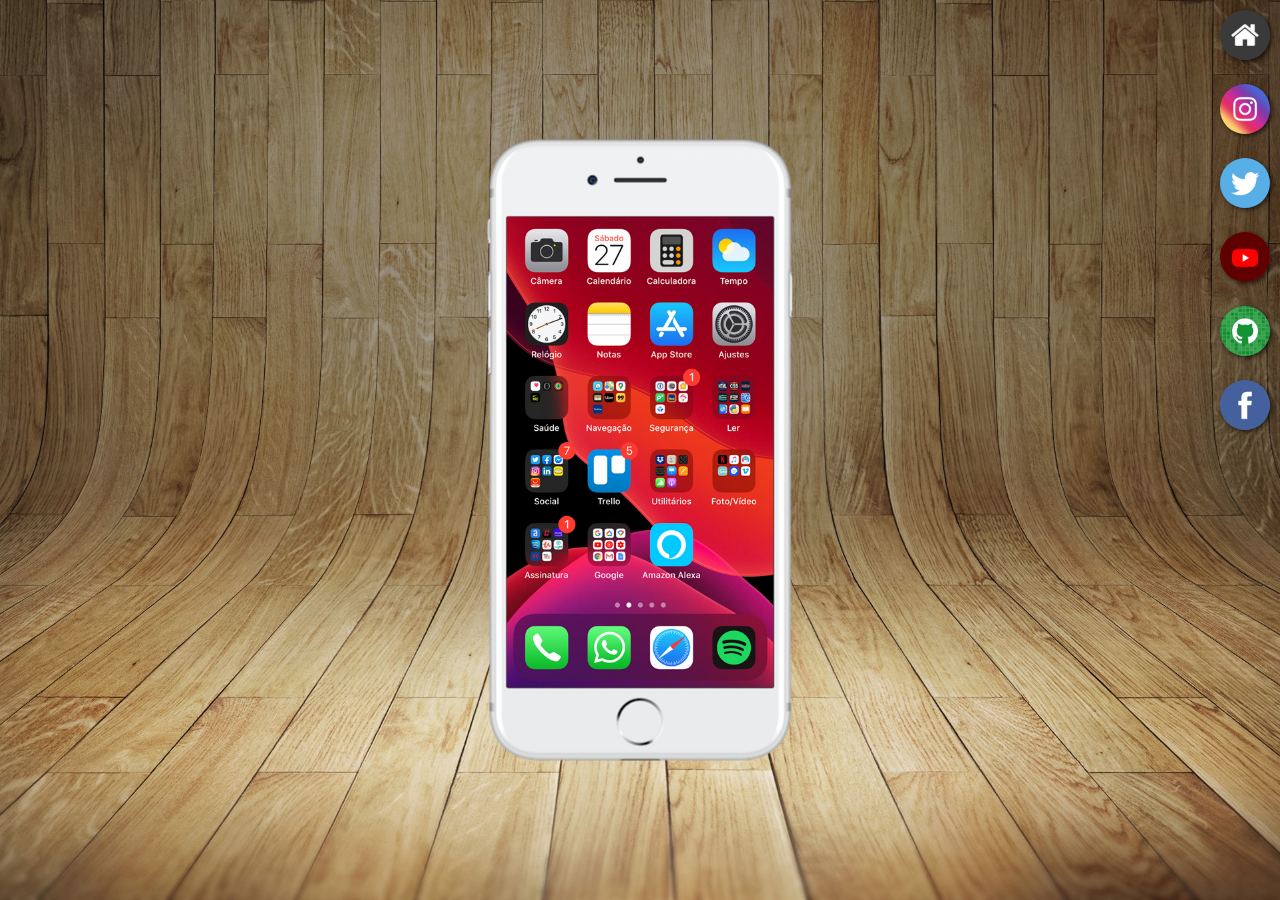
<file: index.html>
<!DOCTYPE html>
<html lang="pt-br">
<head>
    <meta charset="UTF-8">
    <meta http-equiv="X-UA-Compatible" content="IE=edge">
    <meta name="viewport" content="width=device-width, initial-scale=1.0">
    <title>Projeto Social</title>
    <link rel="shortcut icon" href="favicon.ico" type="image/x-icon">
    <link rel="stylesheet" href="CSS/Style.css">
</head>
<body>
    <main>
        <section id="celular">
            <iframe src="home.html" name="tela" id="tela" frameborder="0"></iframe>
        </section>
        <section id="botoes">
            <a href="home.html" target="tela"> <img src="imagens/logo-home.jpg" alt="home"></a><br>
            <a href="instagram.html" target="tela"> <img src="imagens/logo-instagram.jpg" alt="home"></a><br>
            <a href="twitter.html" target="tela"> <img src="imagens/logo-twitter.jpg" alt="home"></a><br>
            <a href="youtube.html" target="tela"> <img src="imagens/logo-youtube.jpg" alt="home"></a><br>
            <a href="github.html" target="tela"> <img src="imagens/logo-github.jpg" alt="home"></a><br>
            <a href="facebook.html" target="tela"> <img src="imagens/logo-facebook.jpg" alt="home"></a><br>
        </section>
    </main>
    
</body>
</html>
</file>
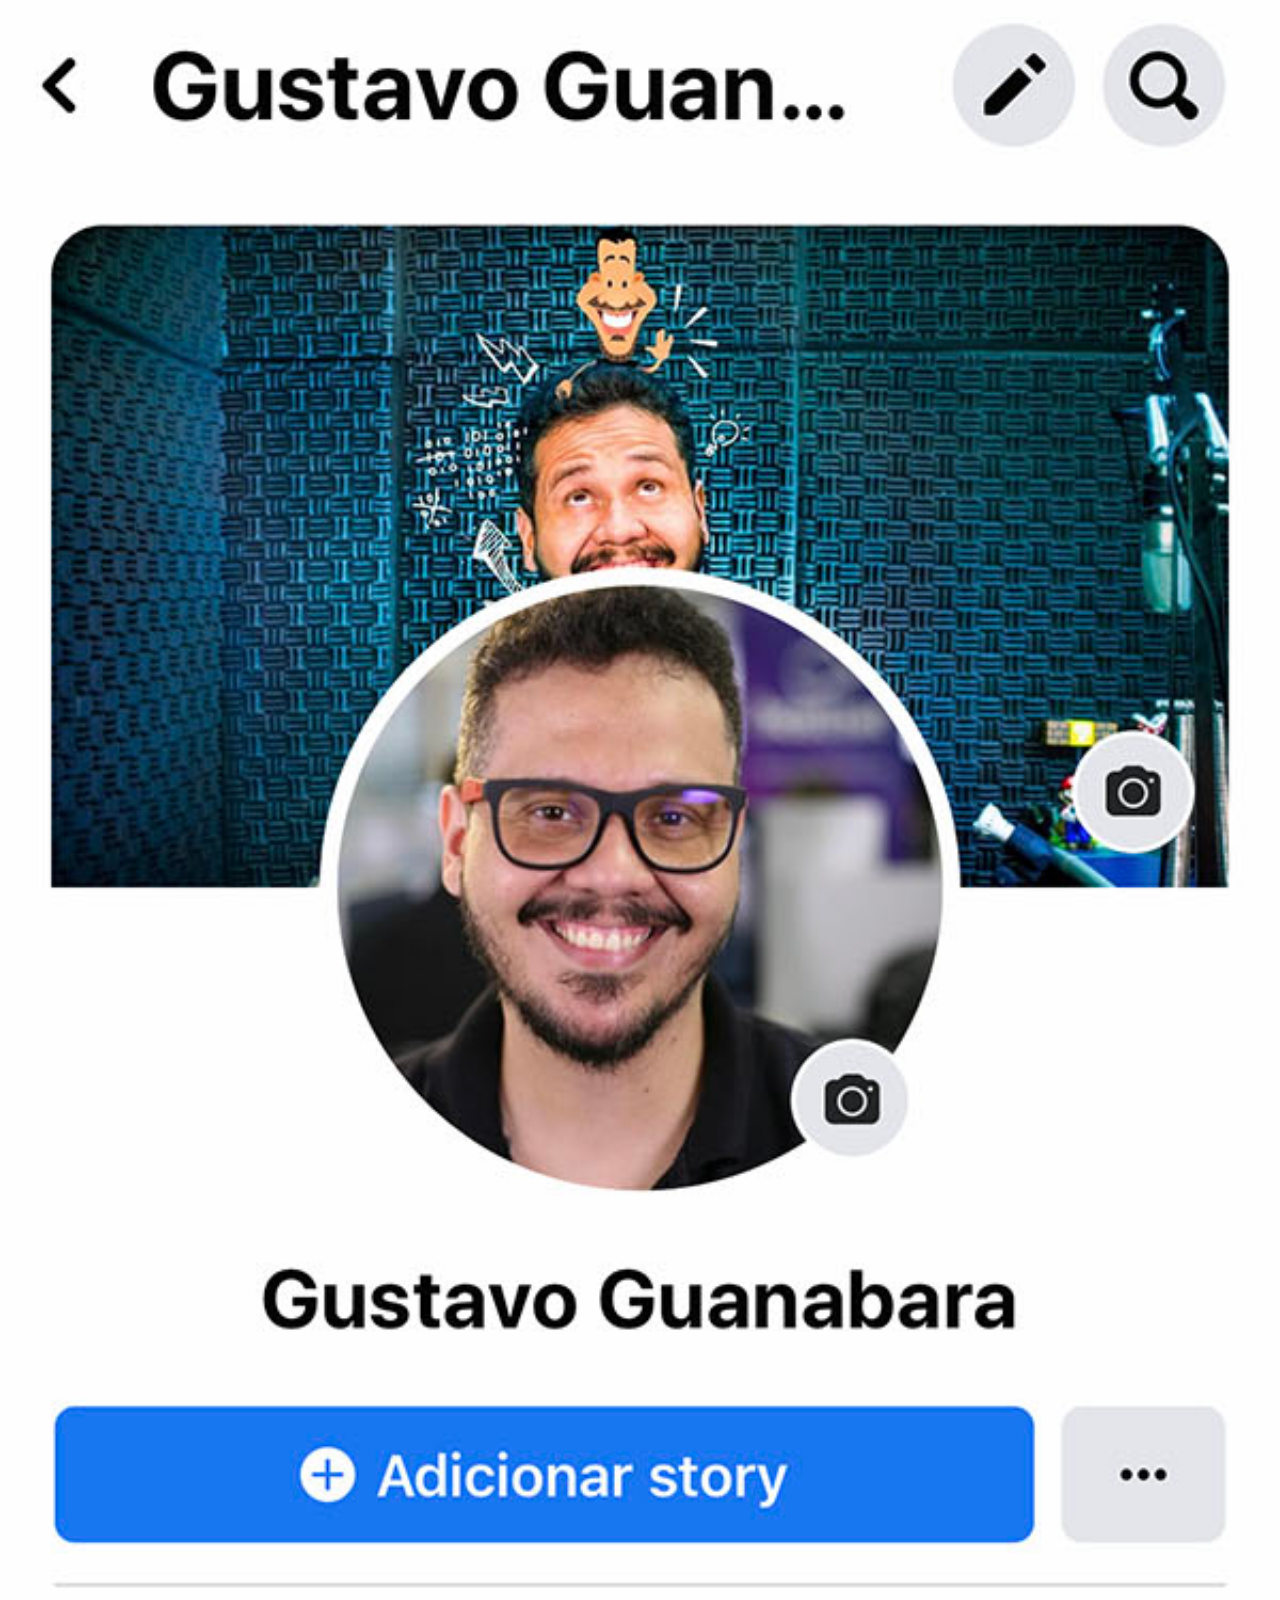
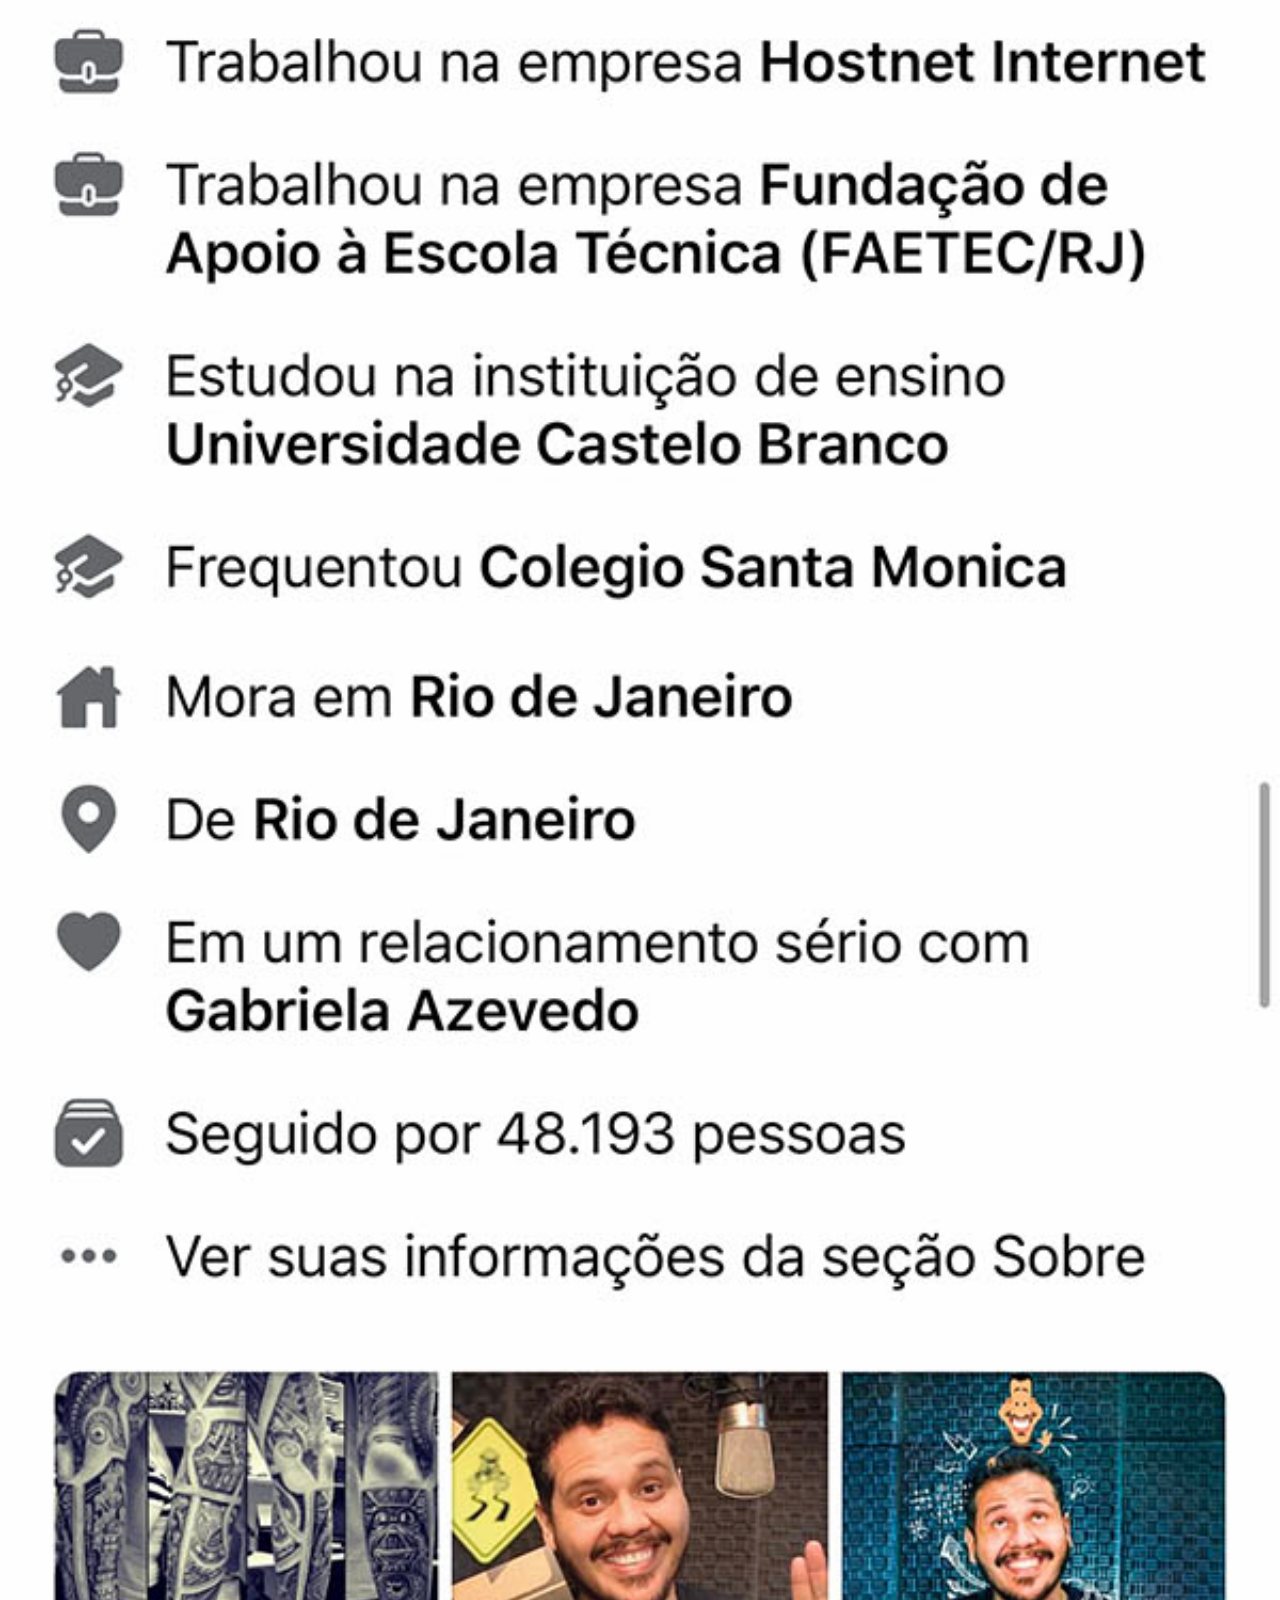
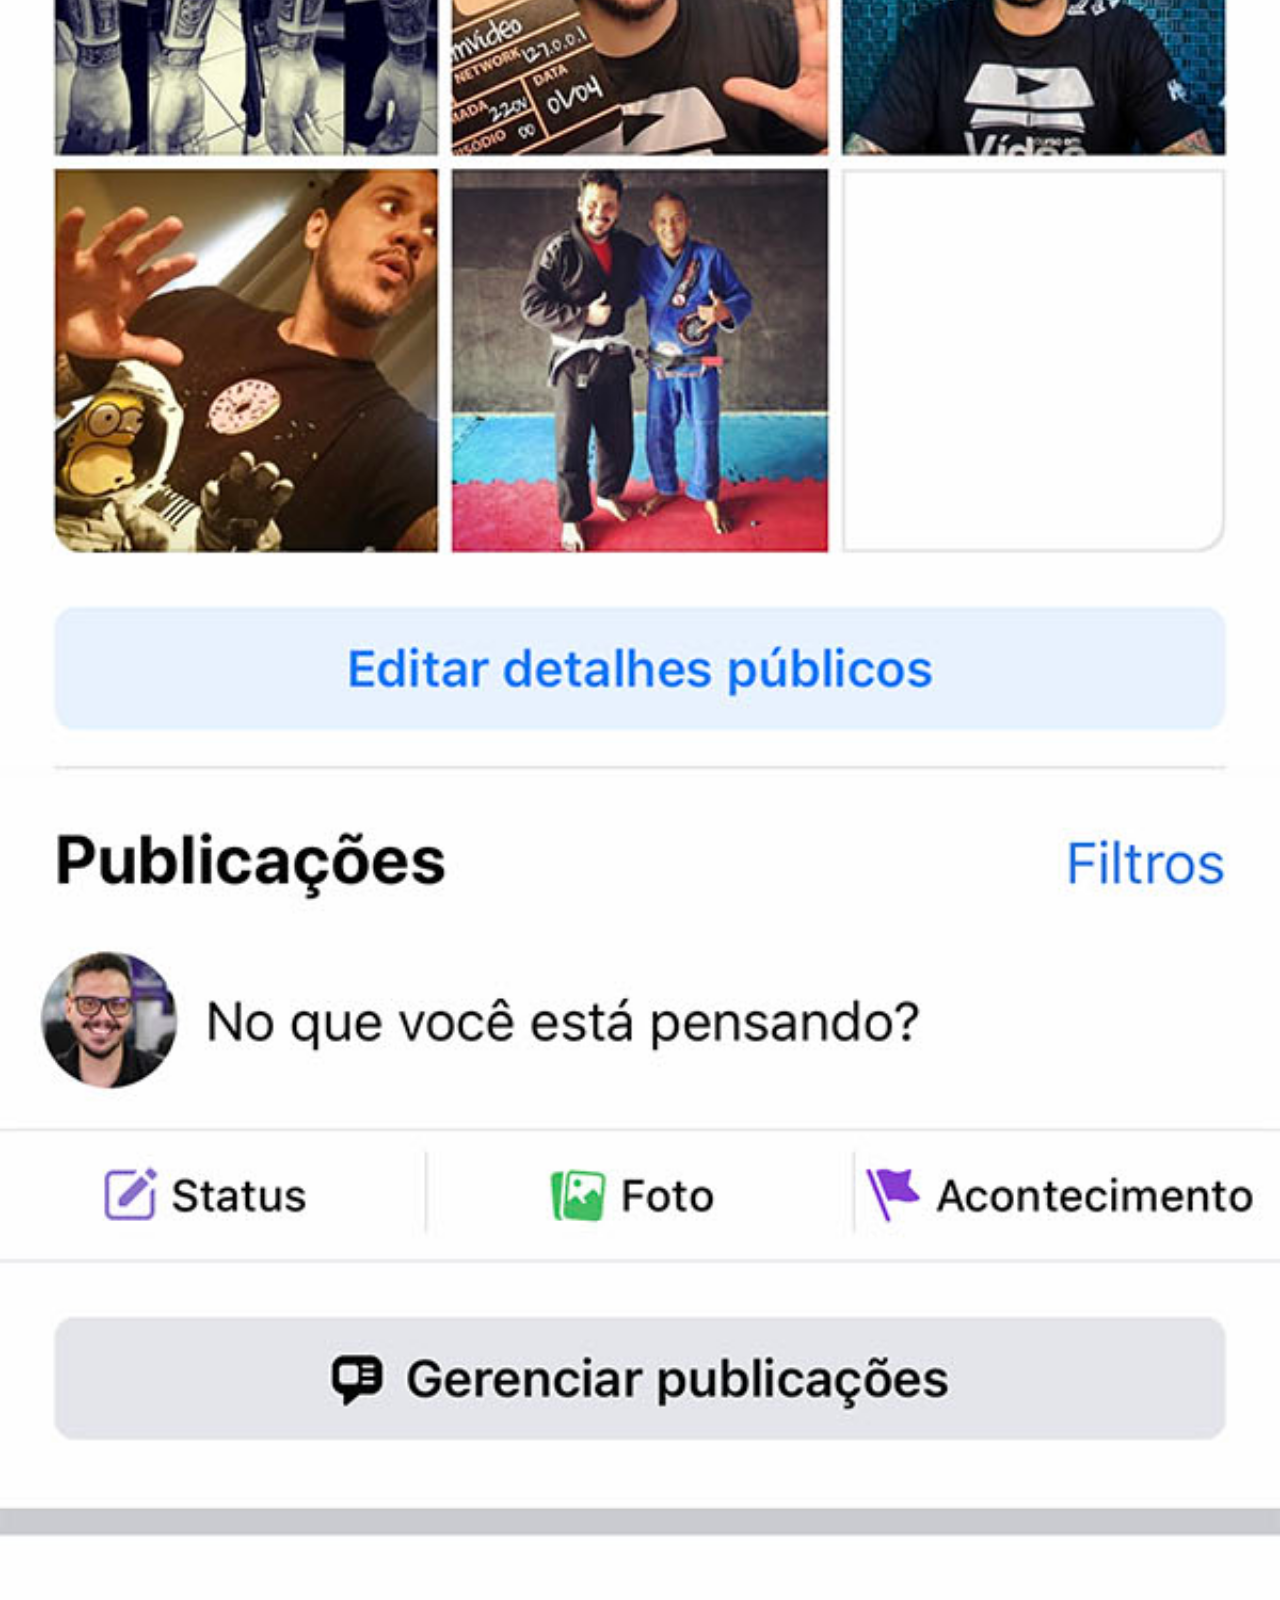
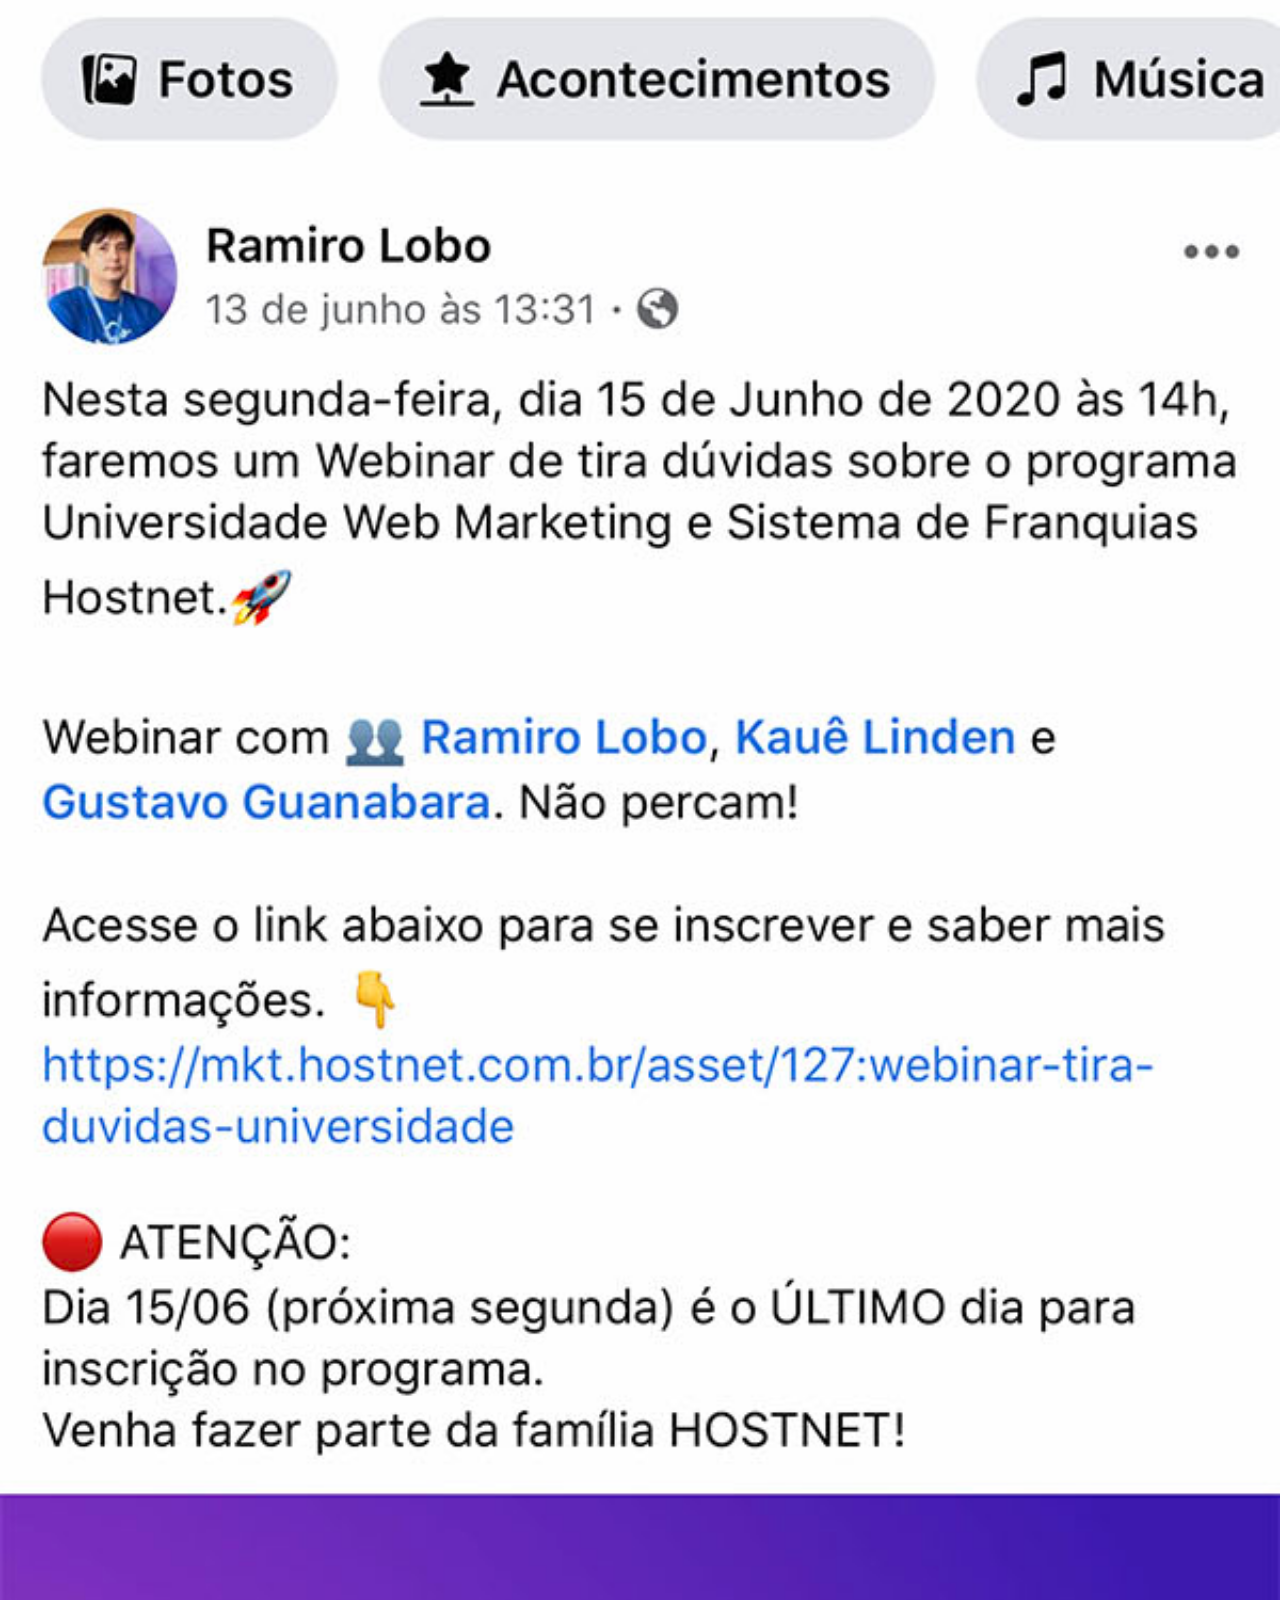
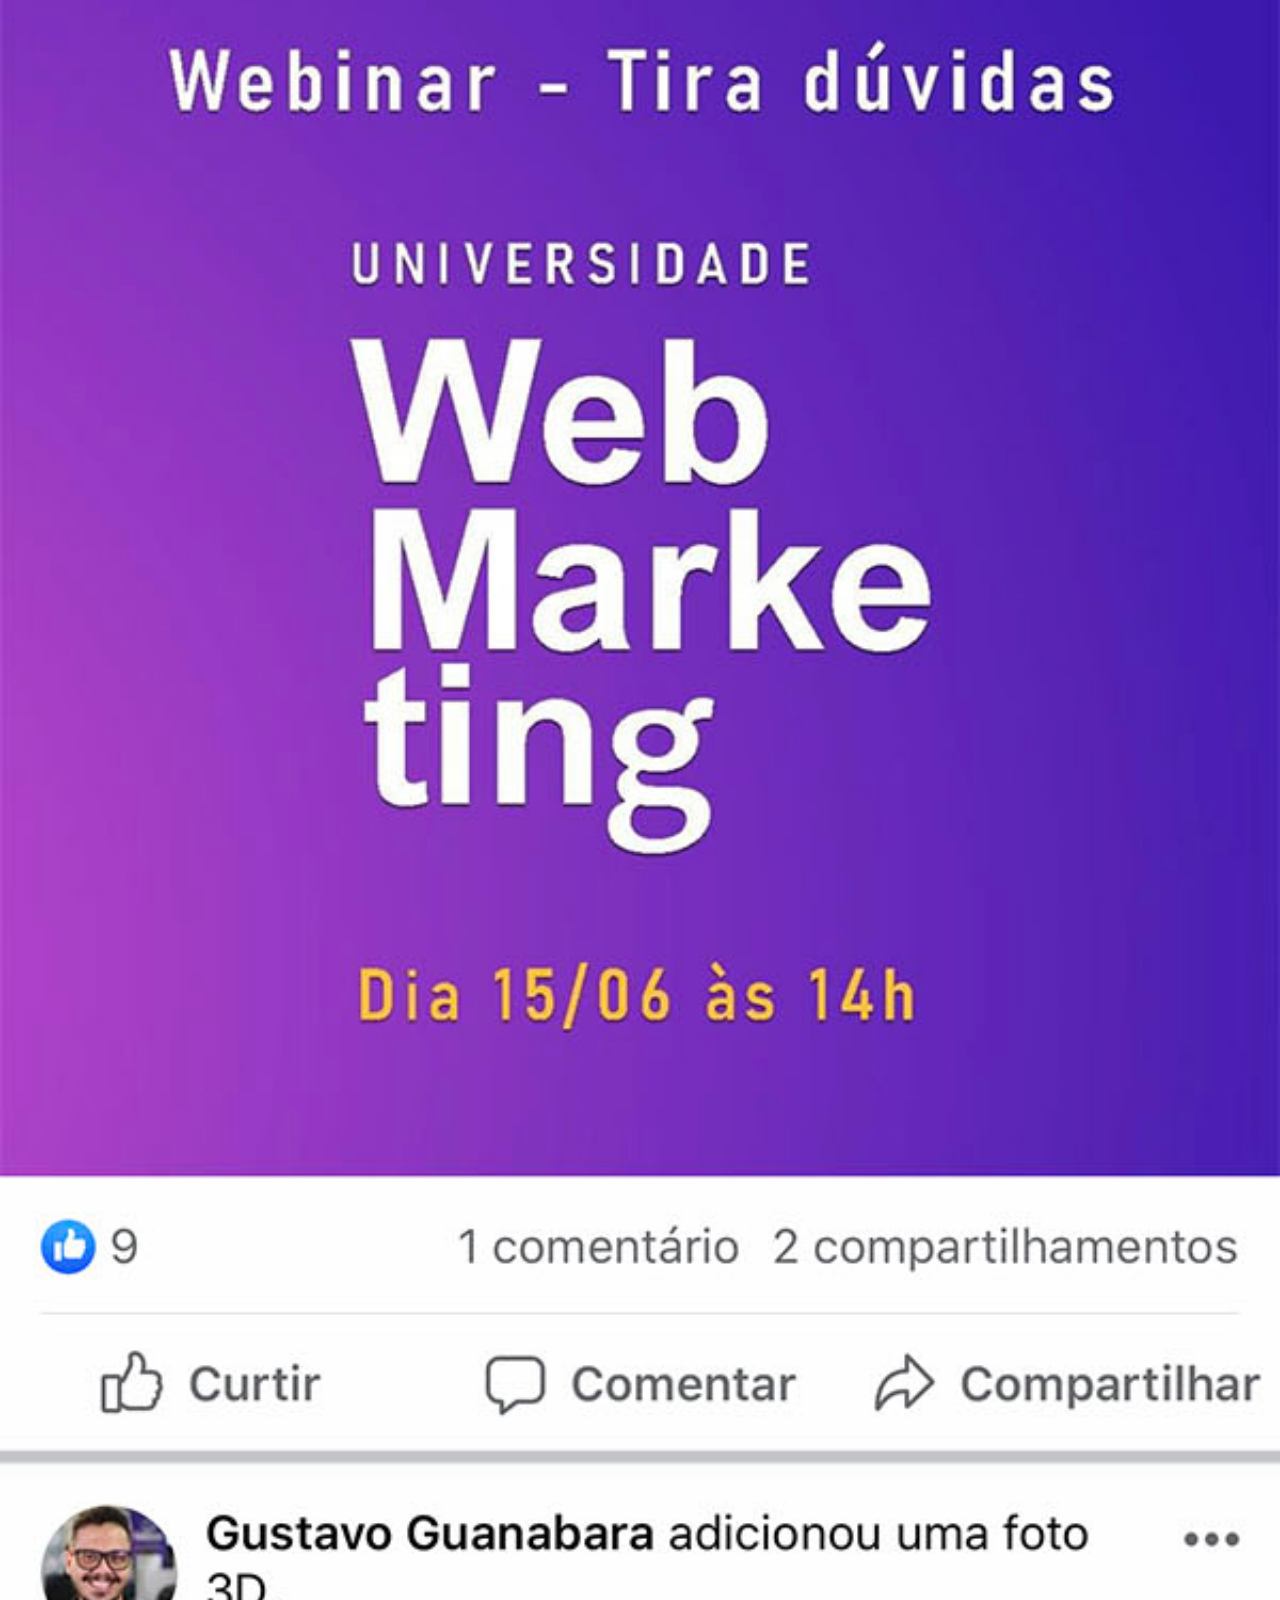
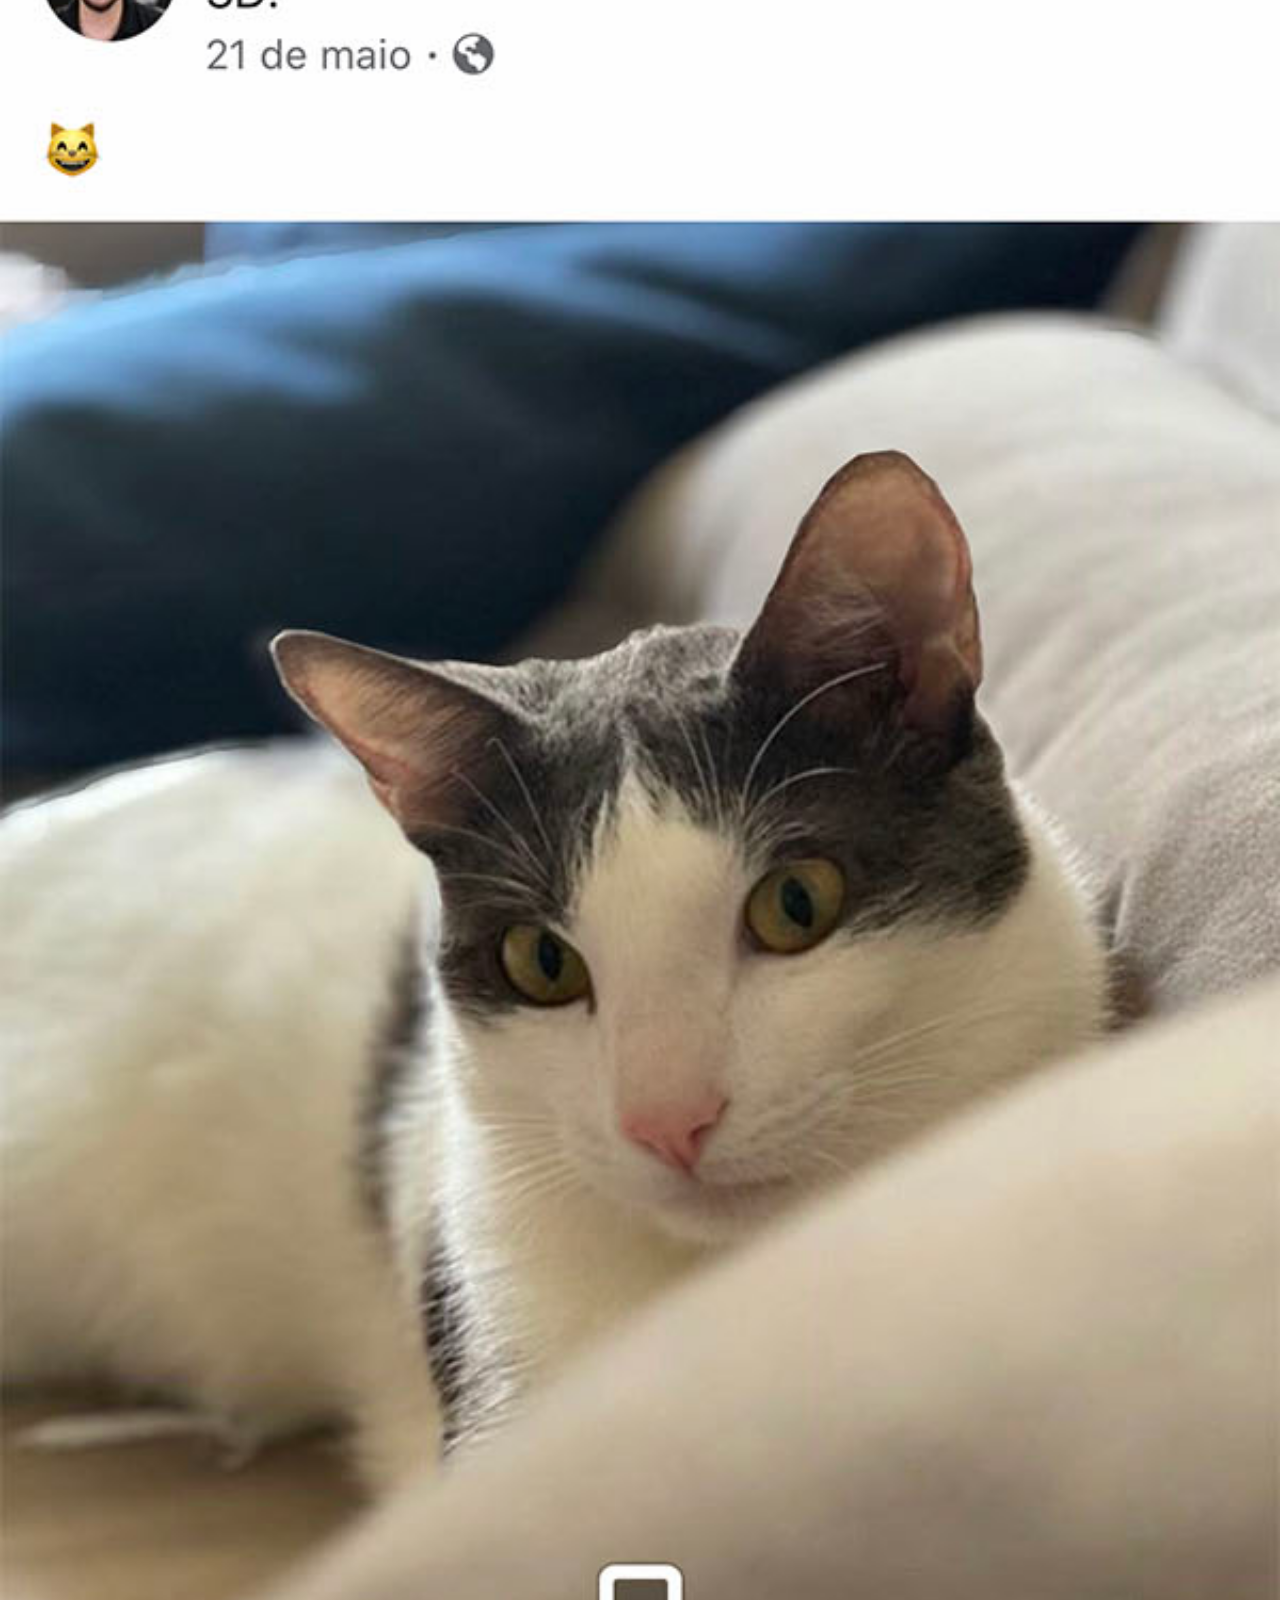
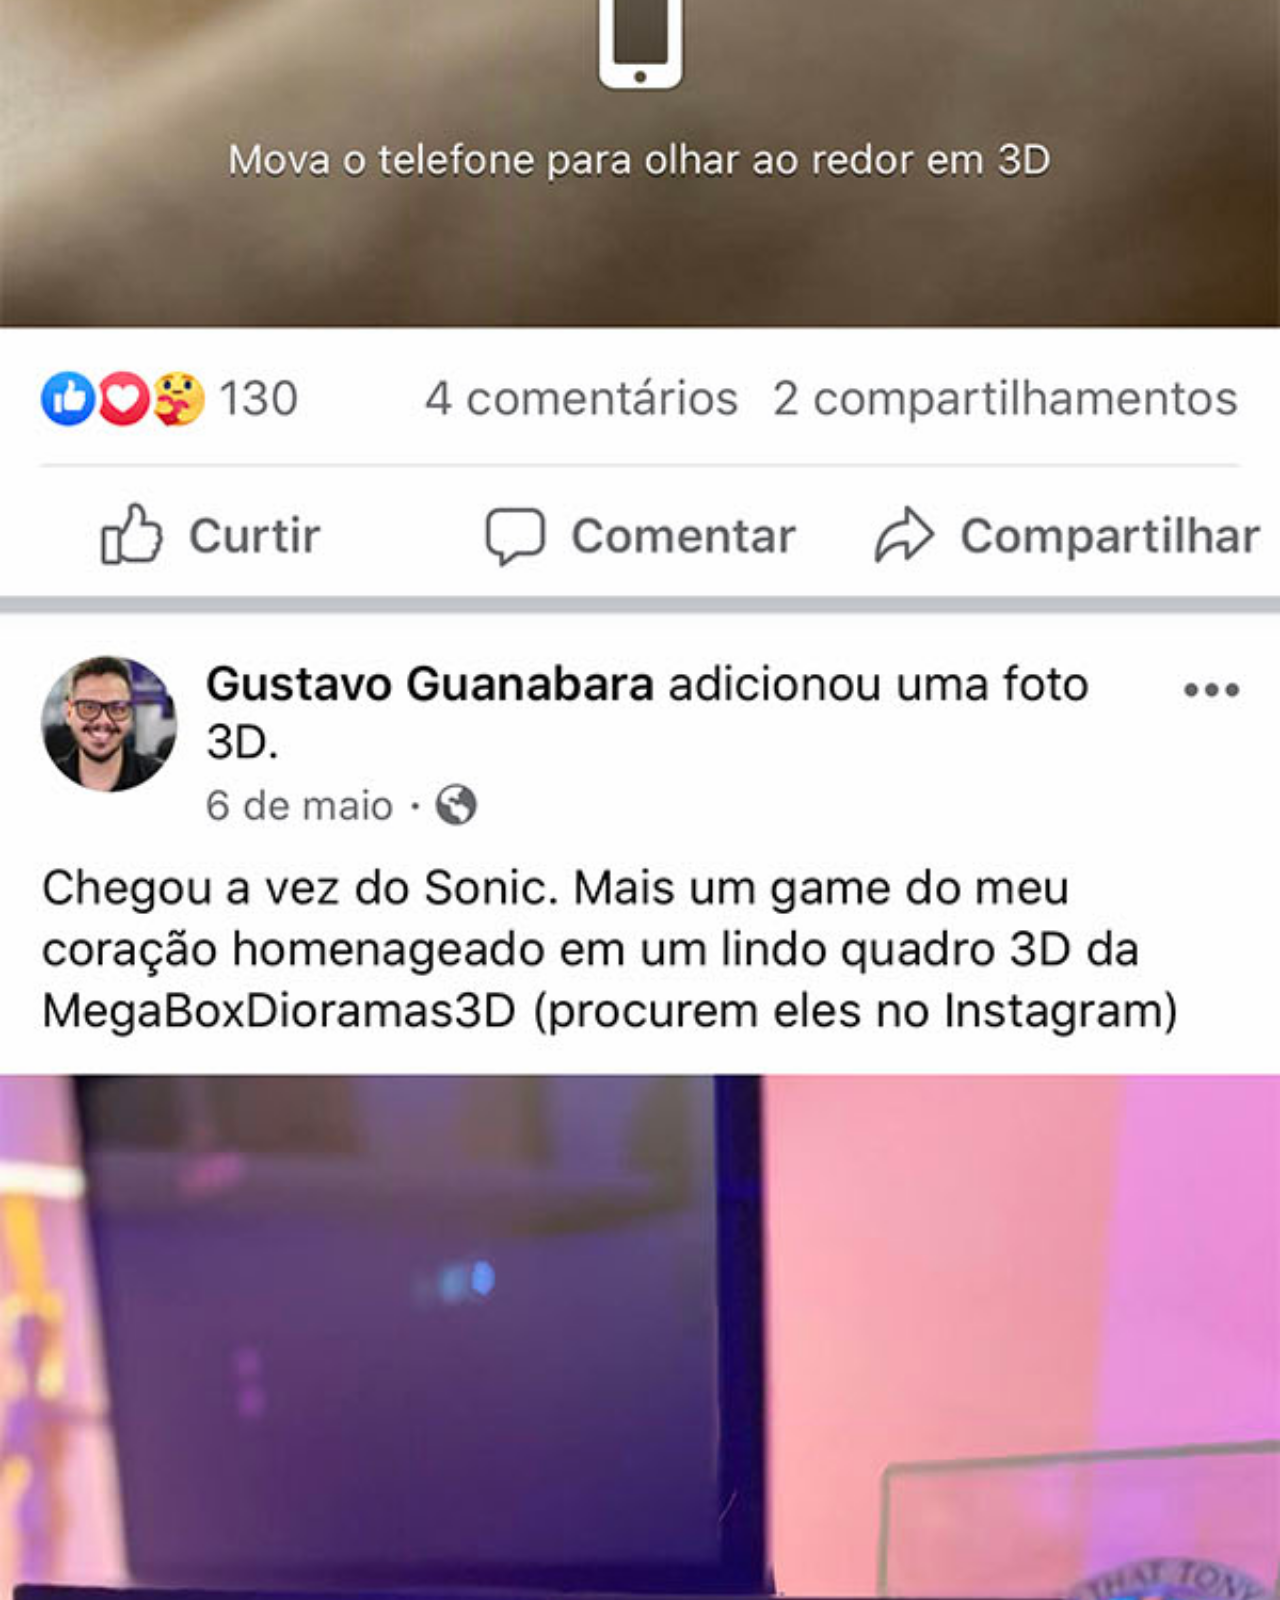
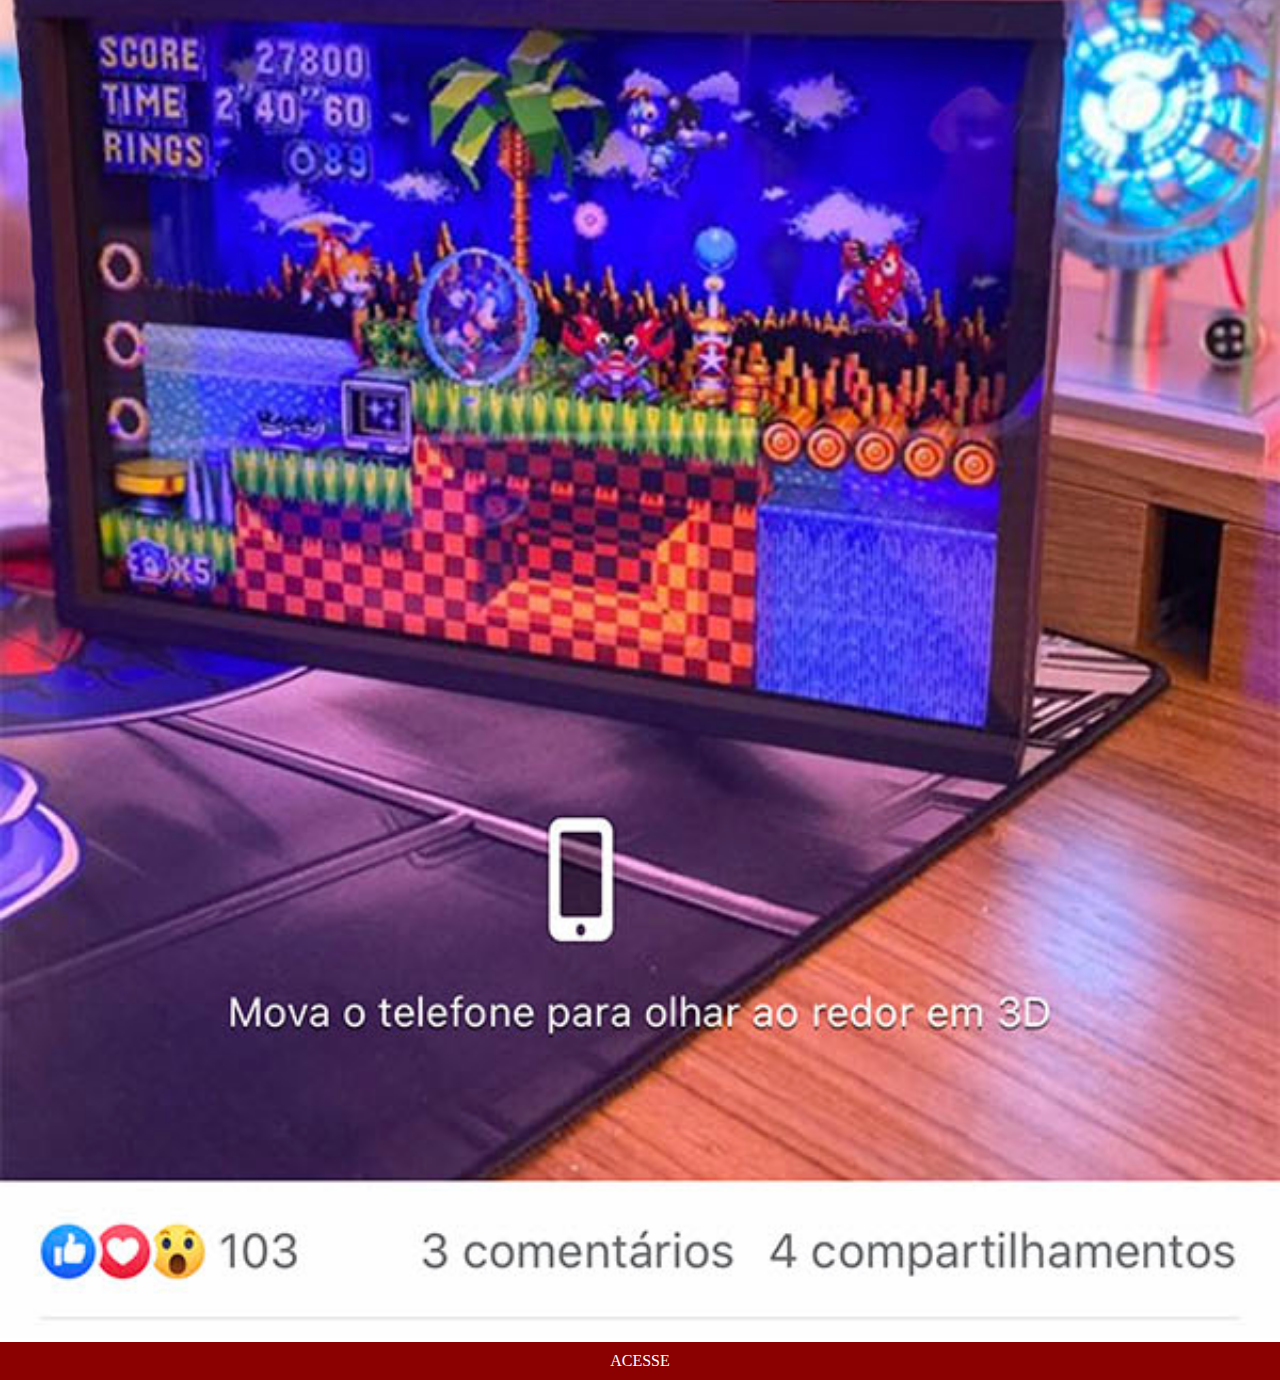
<file: facebook.html>
<!DOCTYPE html>
<html lang="pt-br">
<head>
    <meta charset="UTF-8">
    <meta http-equiv="X-UA-Compatible" content="IE=edge">
    <meta name="viewport" content="width=device-width, initial-scale=1.0">
    <title>Facebook</title>
<link rel="stylesheet" href="CSS/social.css">
</style>
</head>
<body>
    <img src="imagens/tela-facebook.jpg" alt="Facebook">
    <a href="https://www.facebook.com/gustavoguanabara" target="_blank">ACESSE</a>
</body>
</html>
</file>
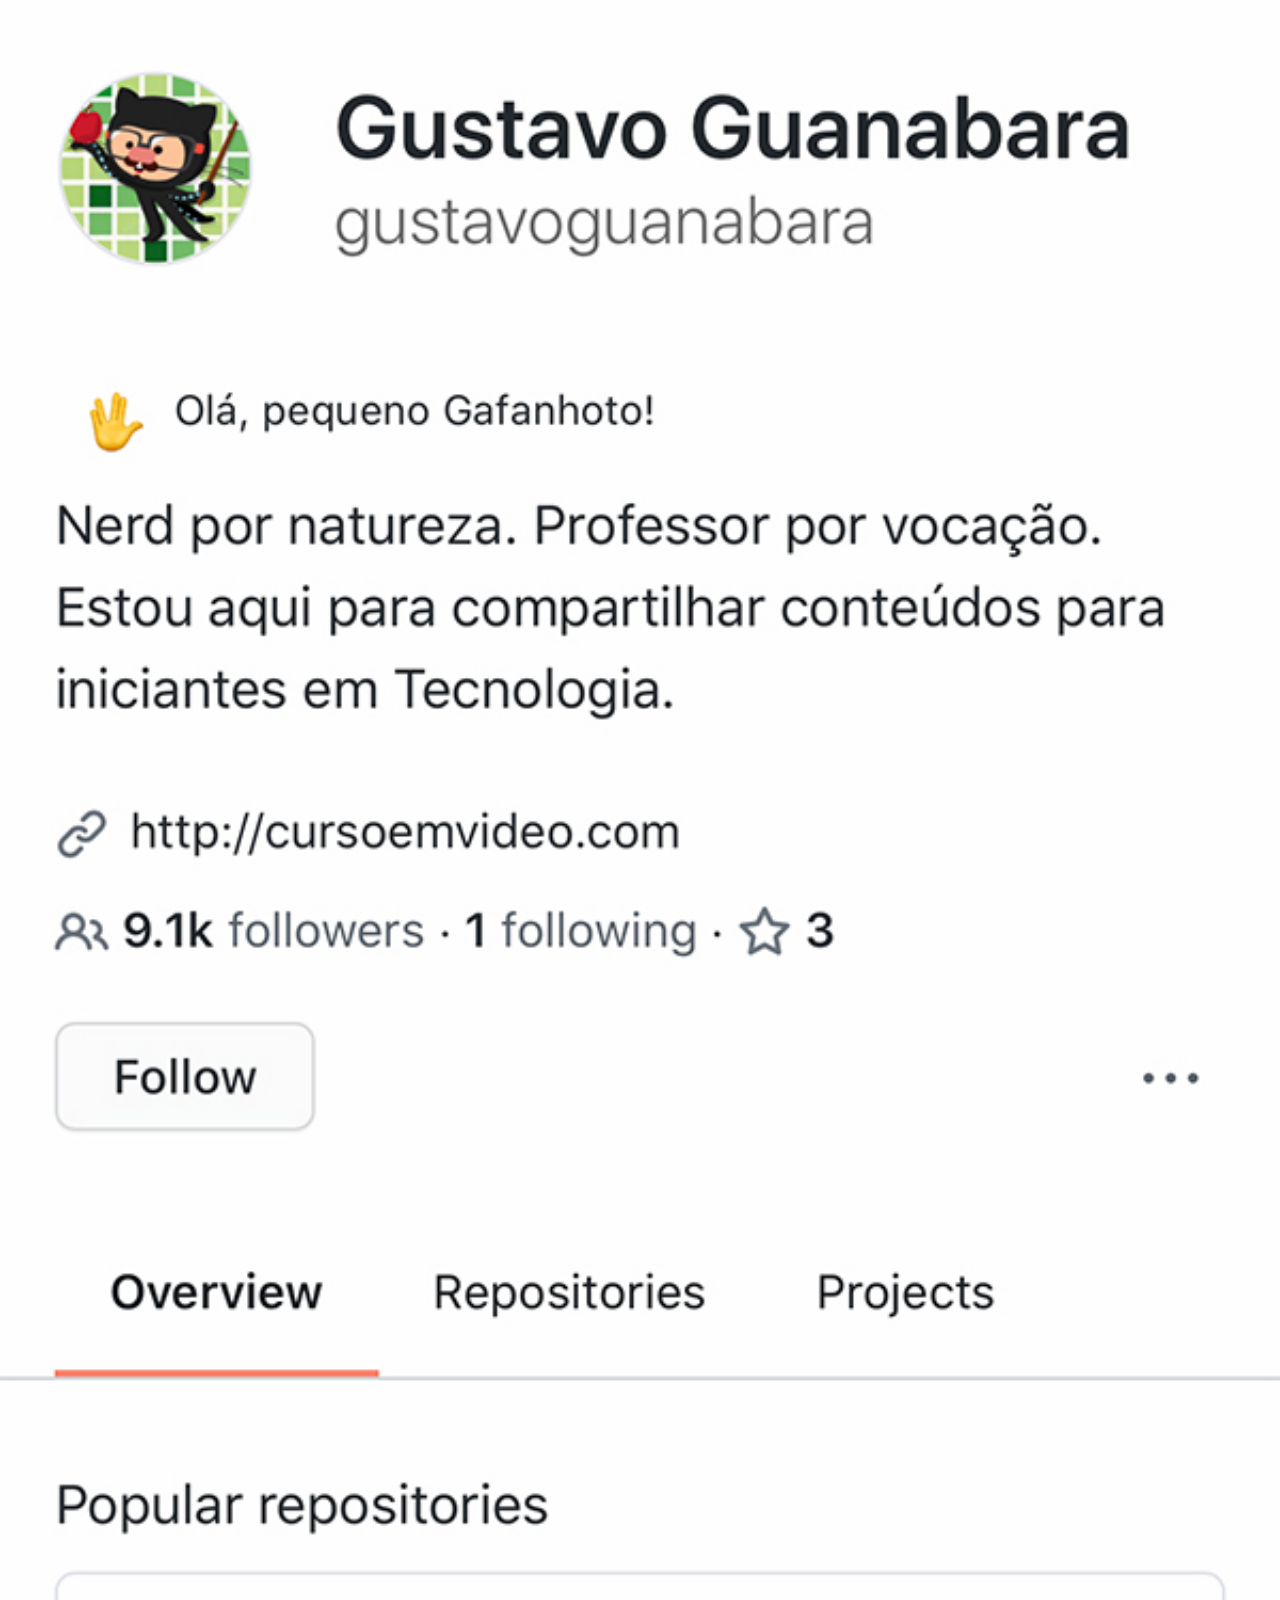
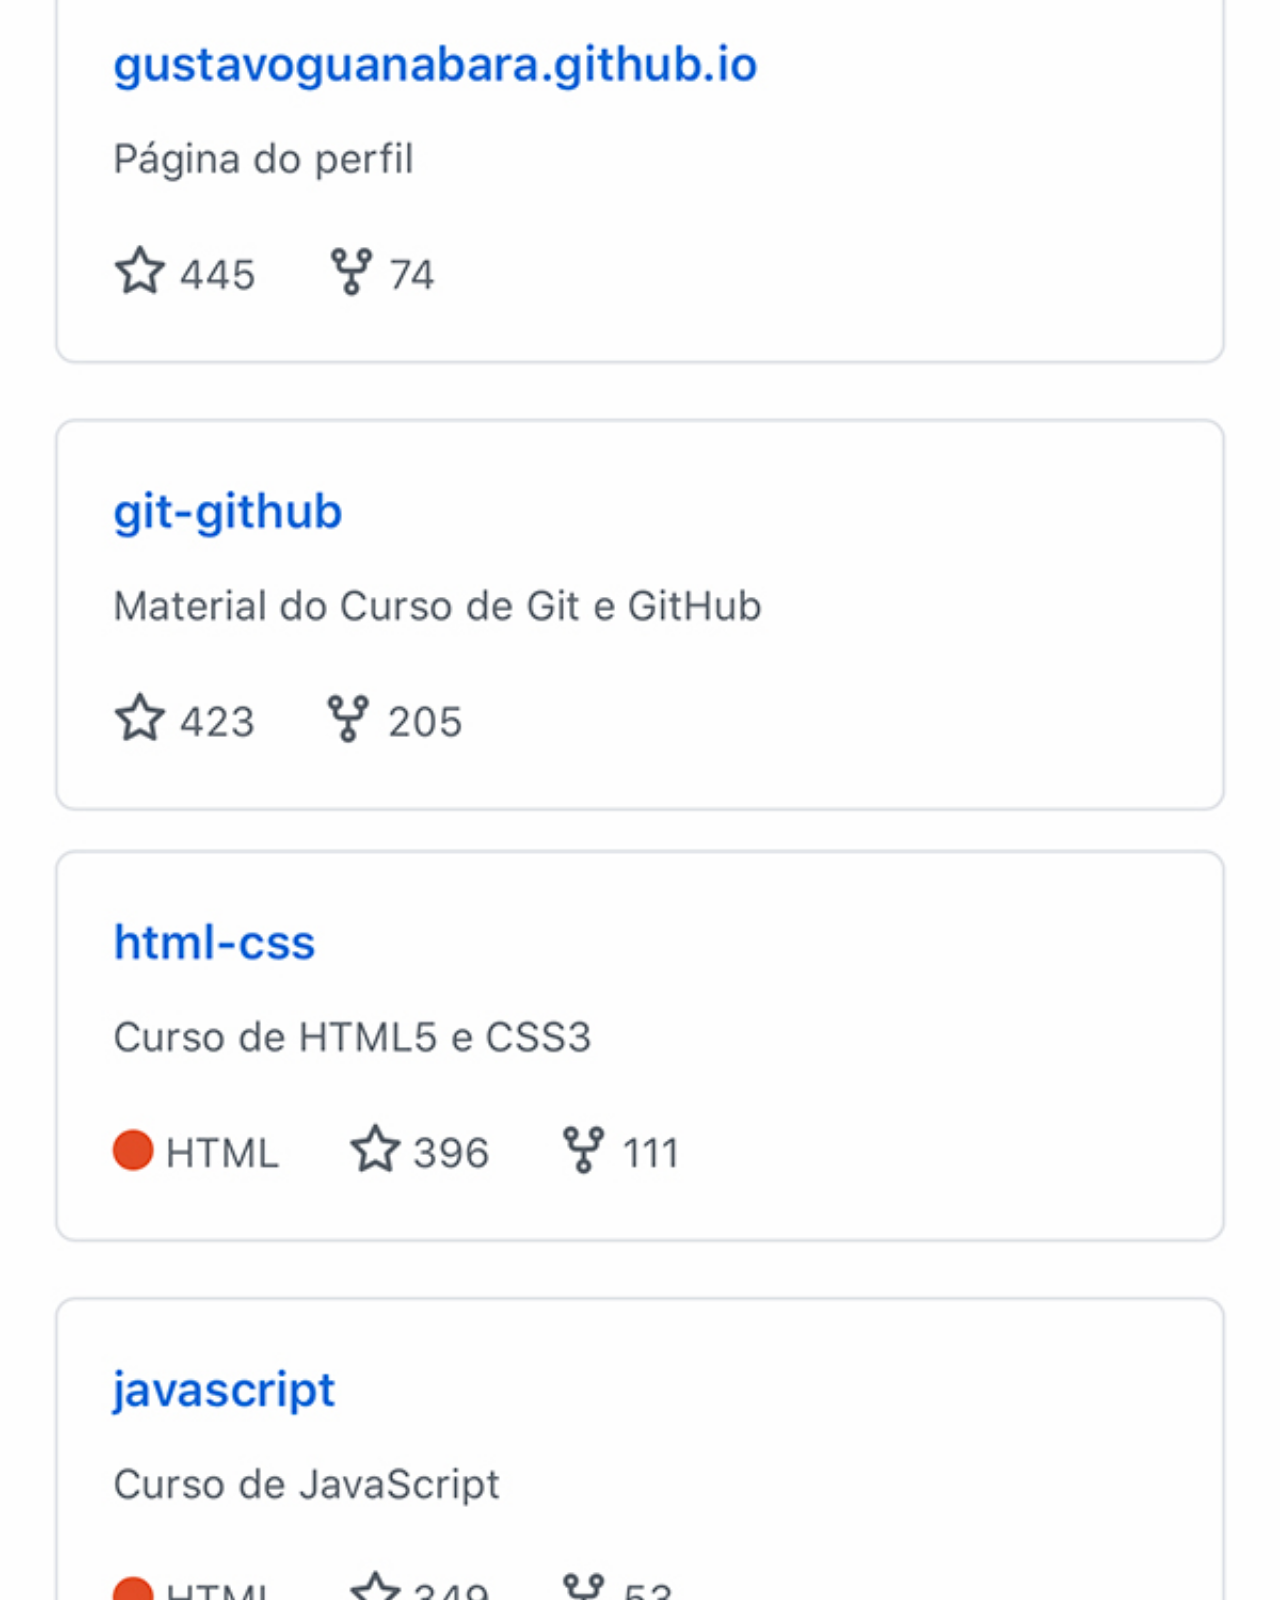
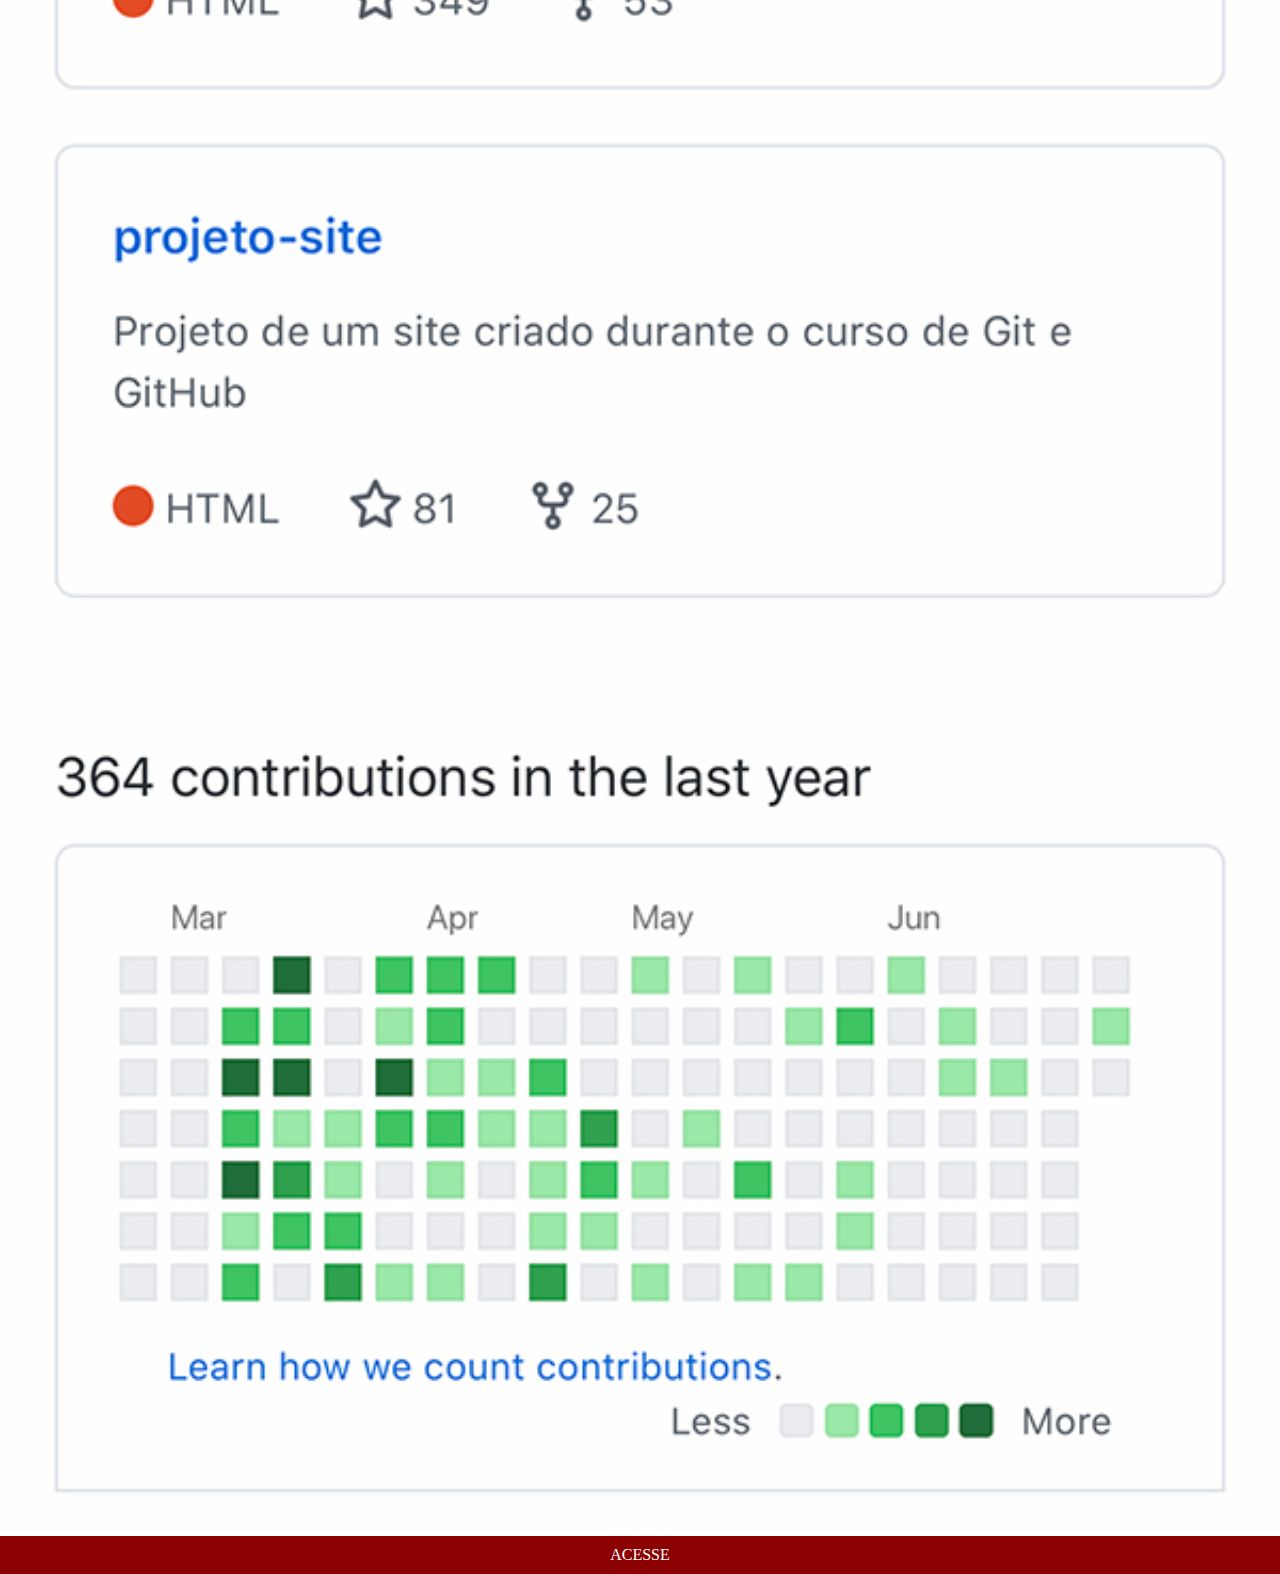
<file: github.html>
<!DOCTYPE html>
<html lang="pt-br">
<head>
    <meta charset="UTF-8">
    <meta http-equiv="X-UA-Compatible" content="IE=edge">
    <meta name="viewport" content="width=device-width, initial-scale=1.0">
    <title>Github</title>
    <link rel="stylesheet" href="CSS/social.css">
</head>
<img src="imagens/tela-github.jpg" alt="">
<a href="https://github.com/gustavoguanabara">ACESSE</a>
<body>
    
</body>
</html>
</file>
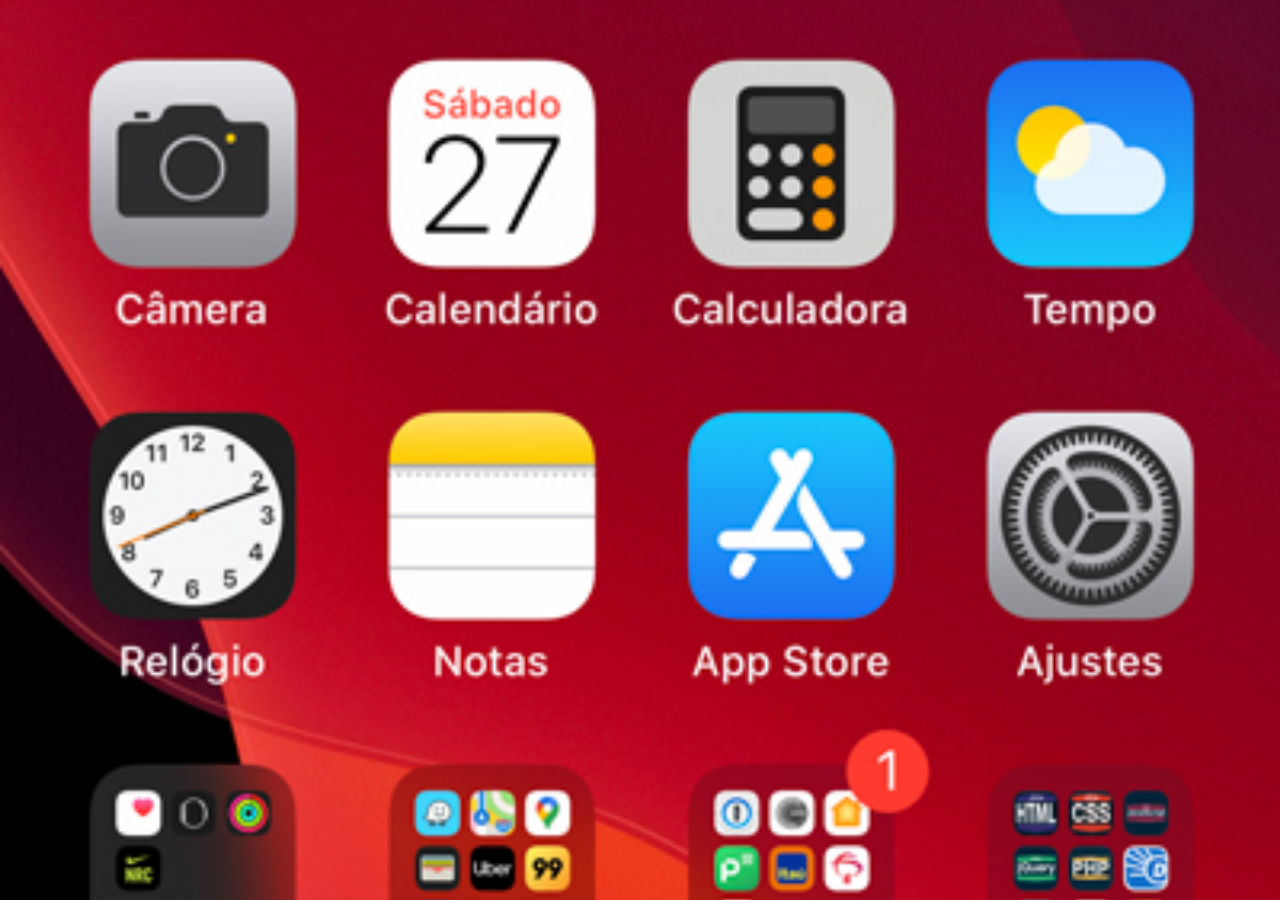
<file: home.html>
<!DOCTYPE html>
<html lang="pt-br">
<head>
    <meta charset="UTF-8">
    <meta http-equiv="X-UA-Compatible" content="IE=edge">
    <meta name="viewport" content="width=device-width, initial-scale=1.0">
    <title>Home</title>
    <link rel="stylesheet" href="CSS/social.css">
    <style>
        *{
            margin: 0px;
            padding: 0px;
        }

        body{
            background: url(imagens/tela-home.jpg);
            background-repeat: no-repeat;
            background-position: top center;
            background-size: cover;
        }
    </style>
</head>
<body>

    
</body>
</html>
</file>
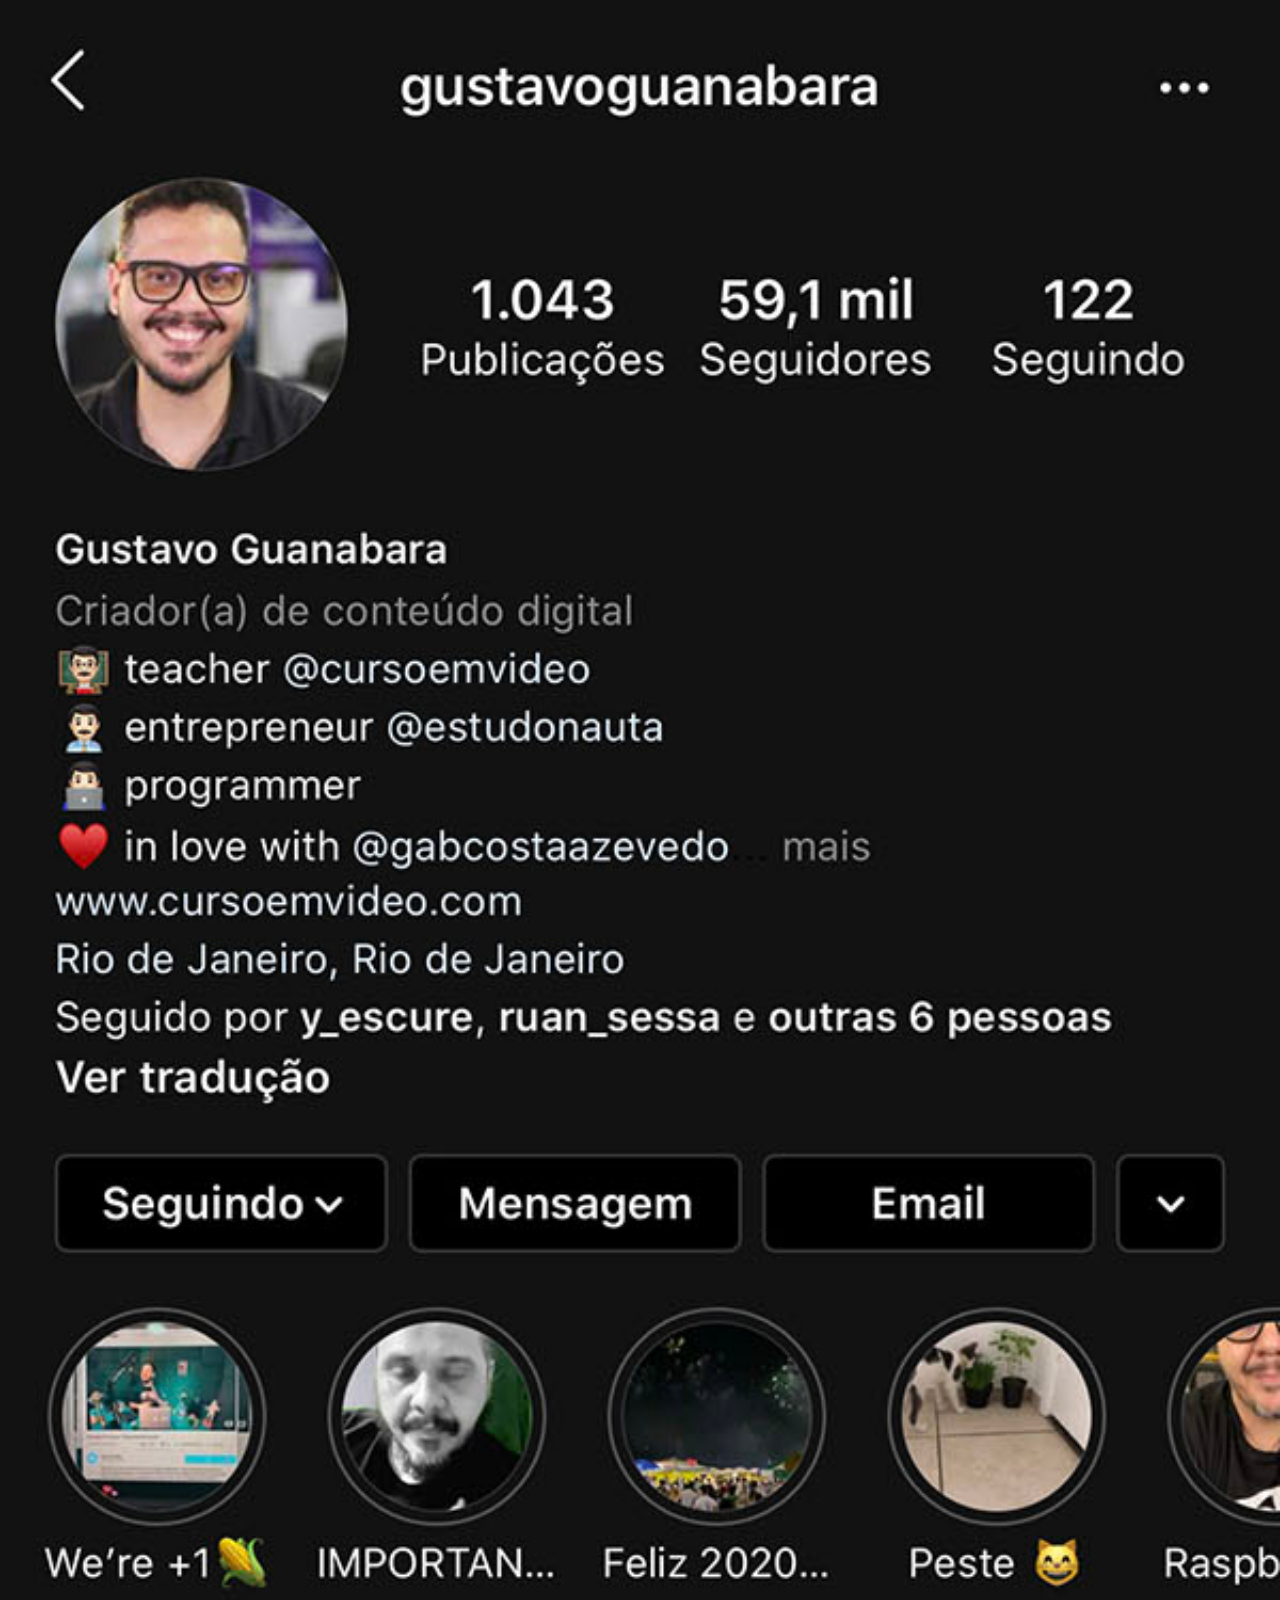
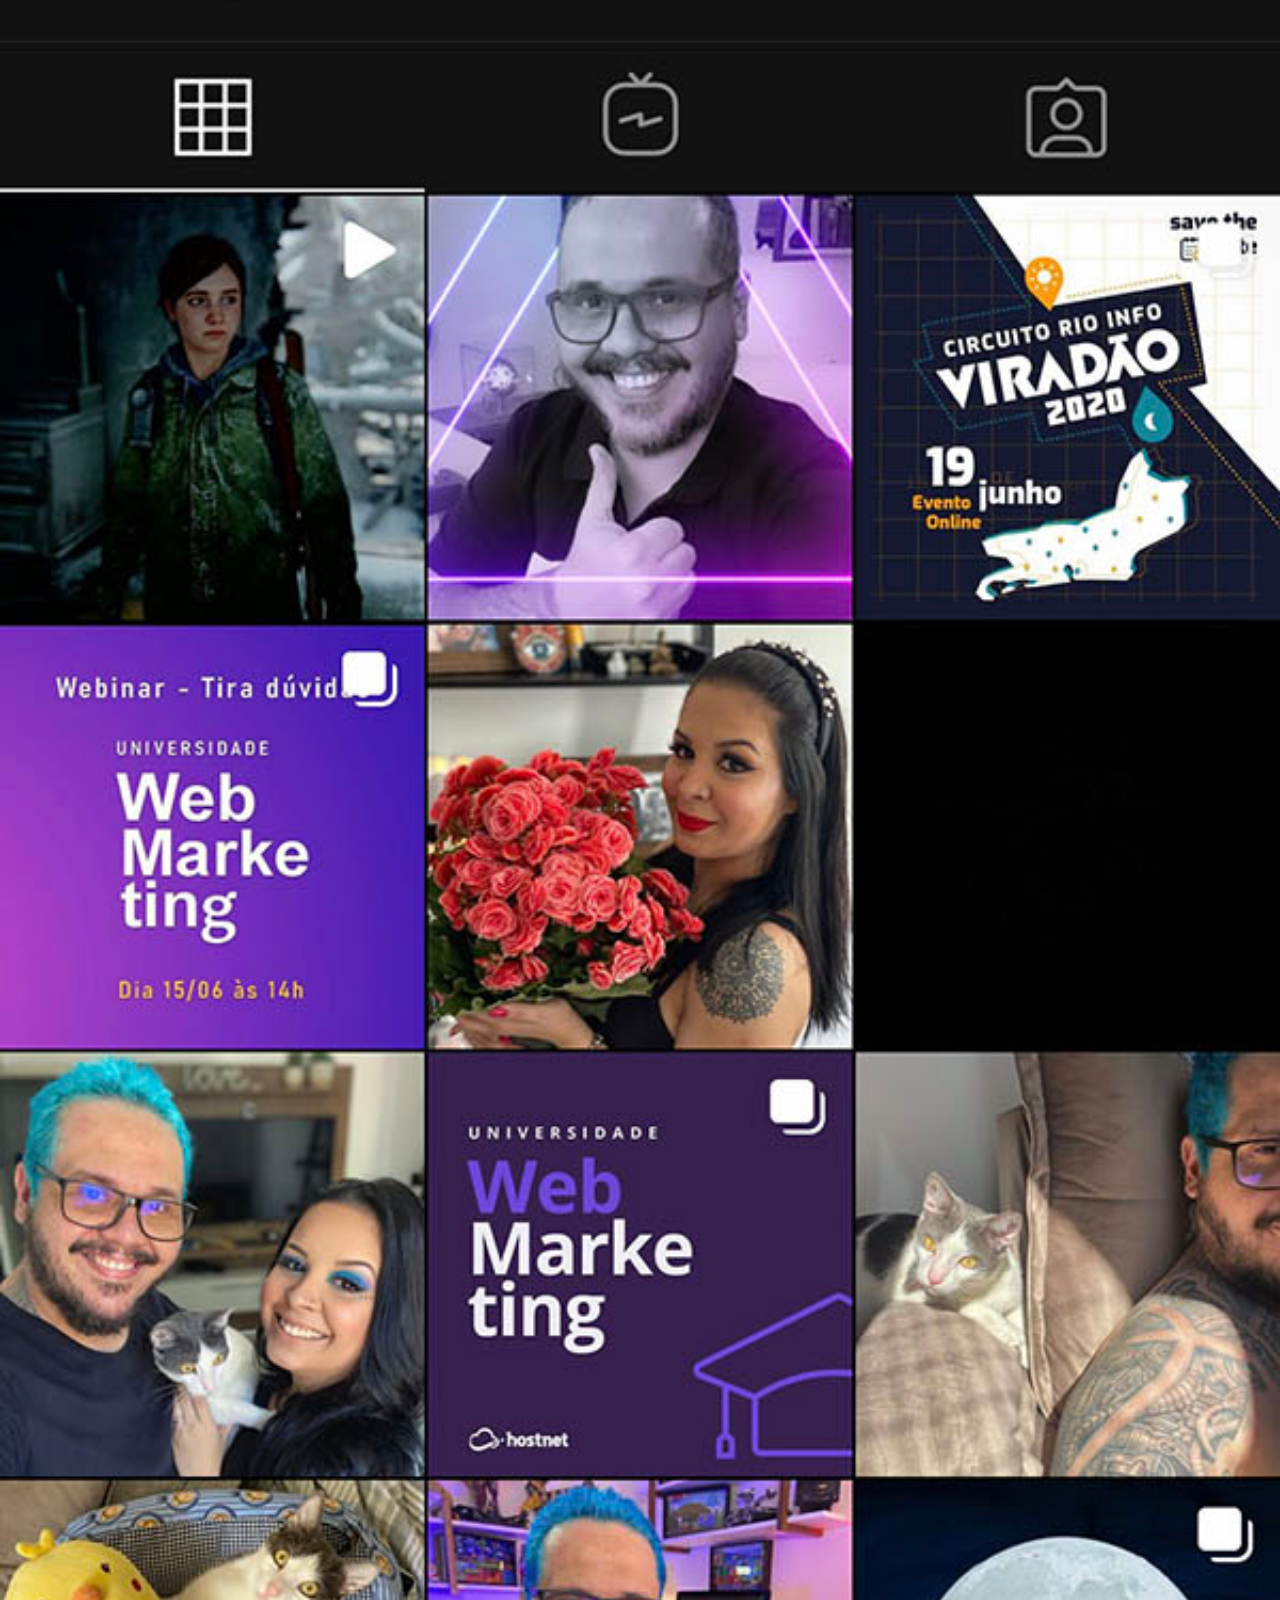
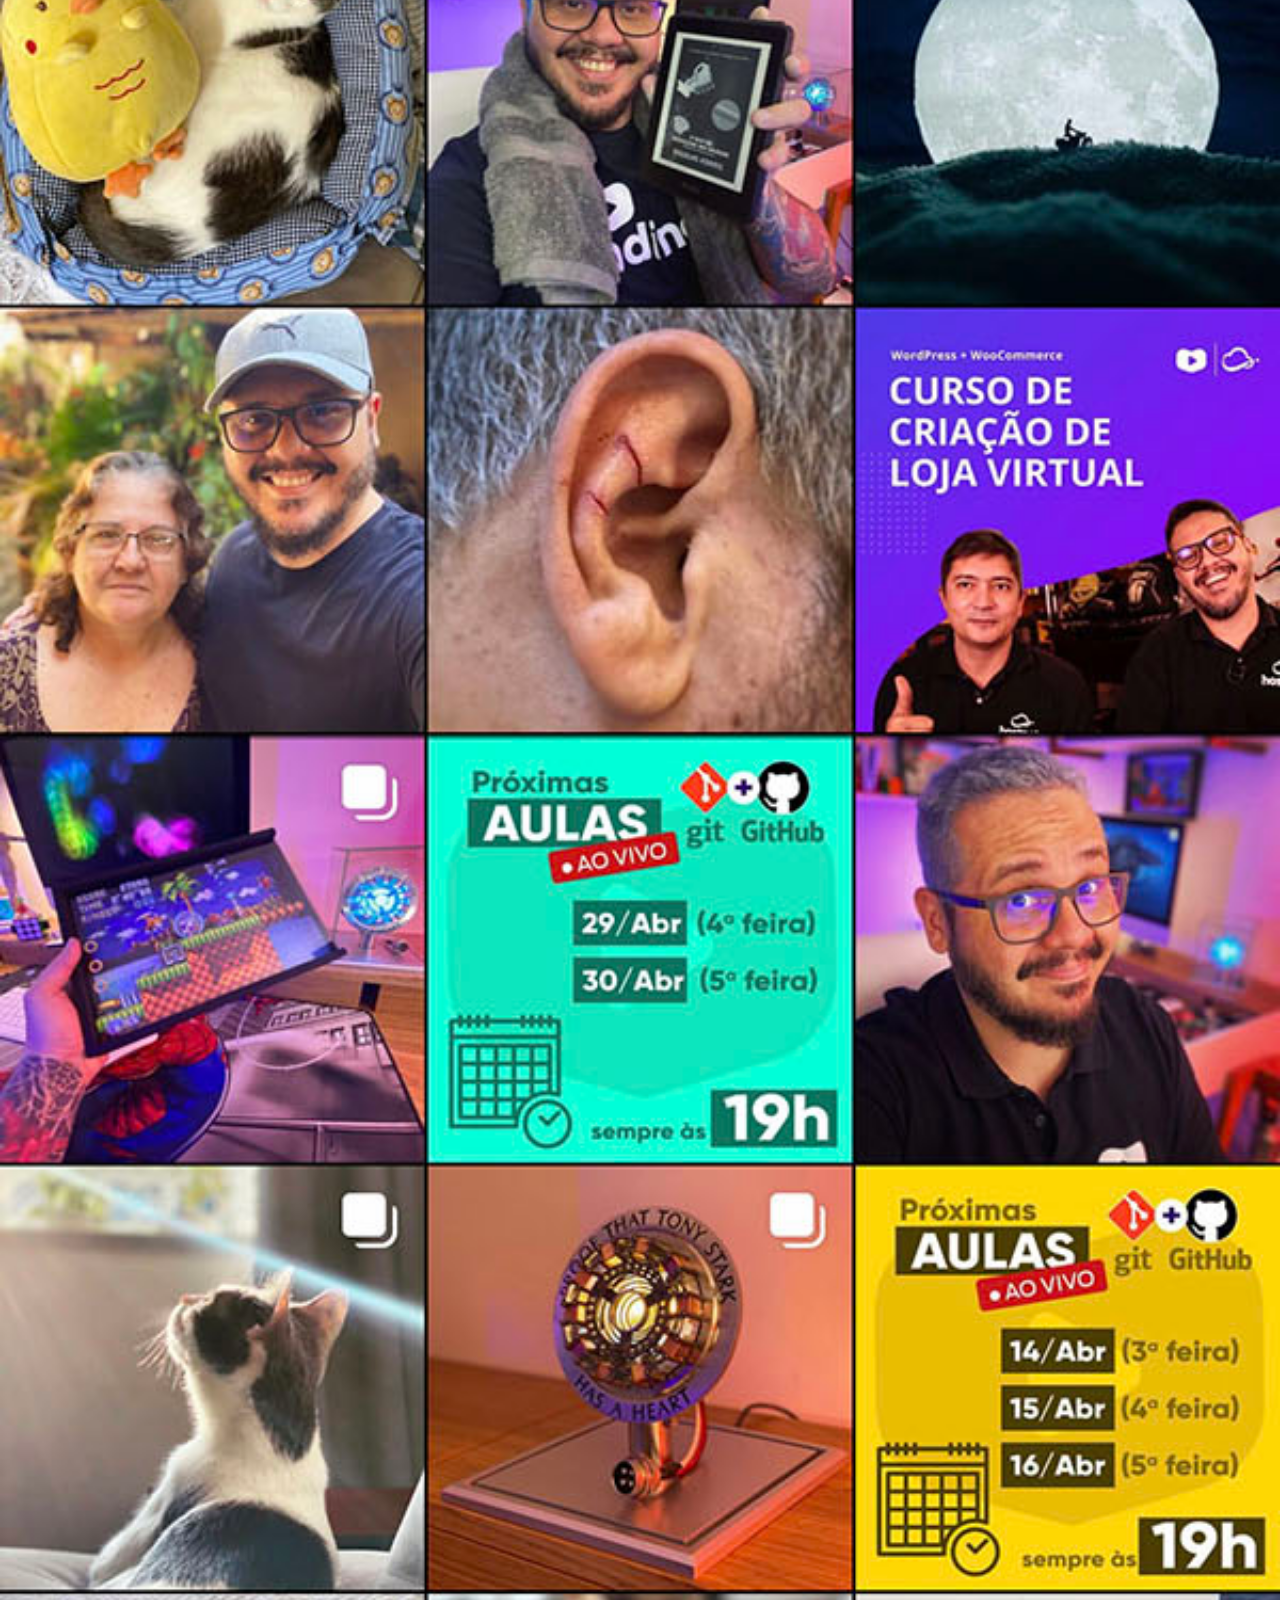
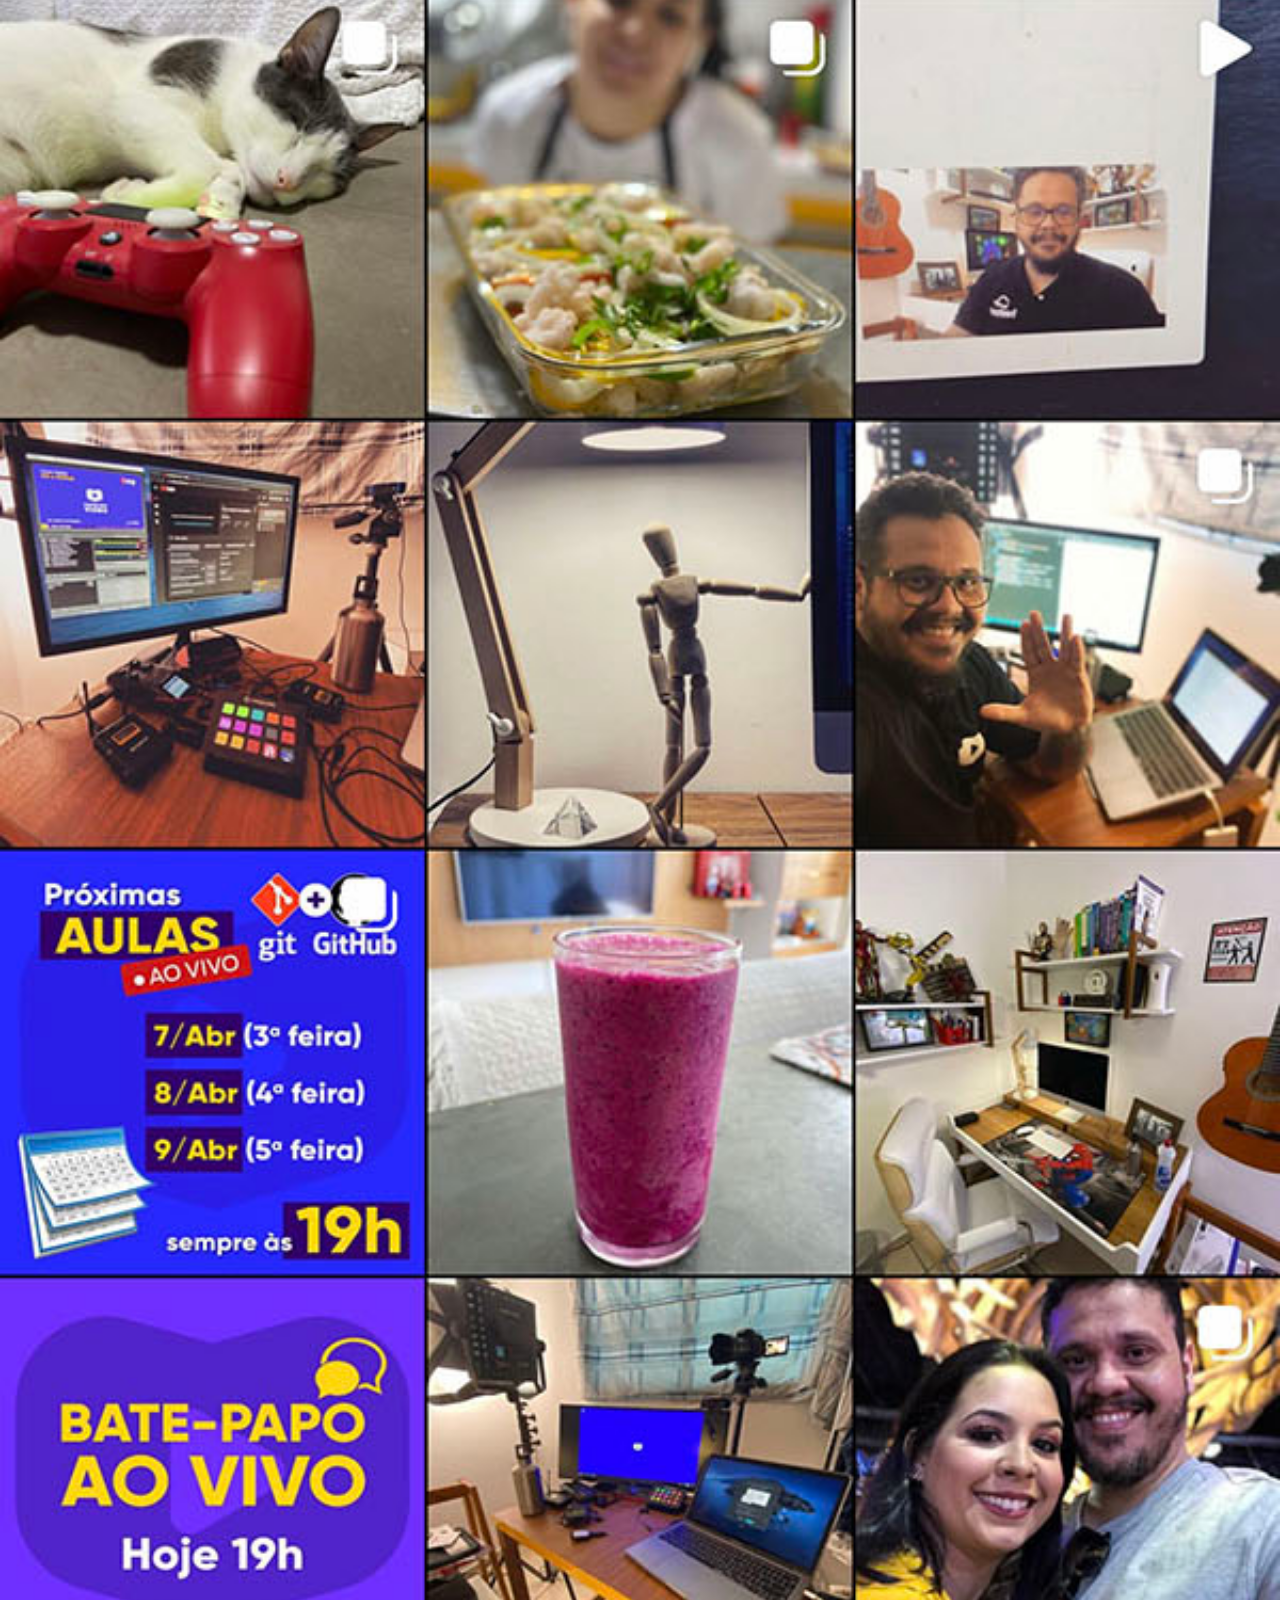
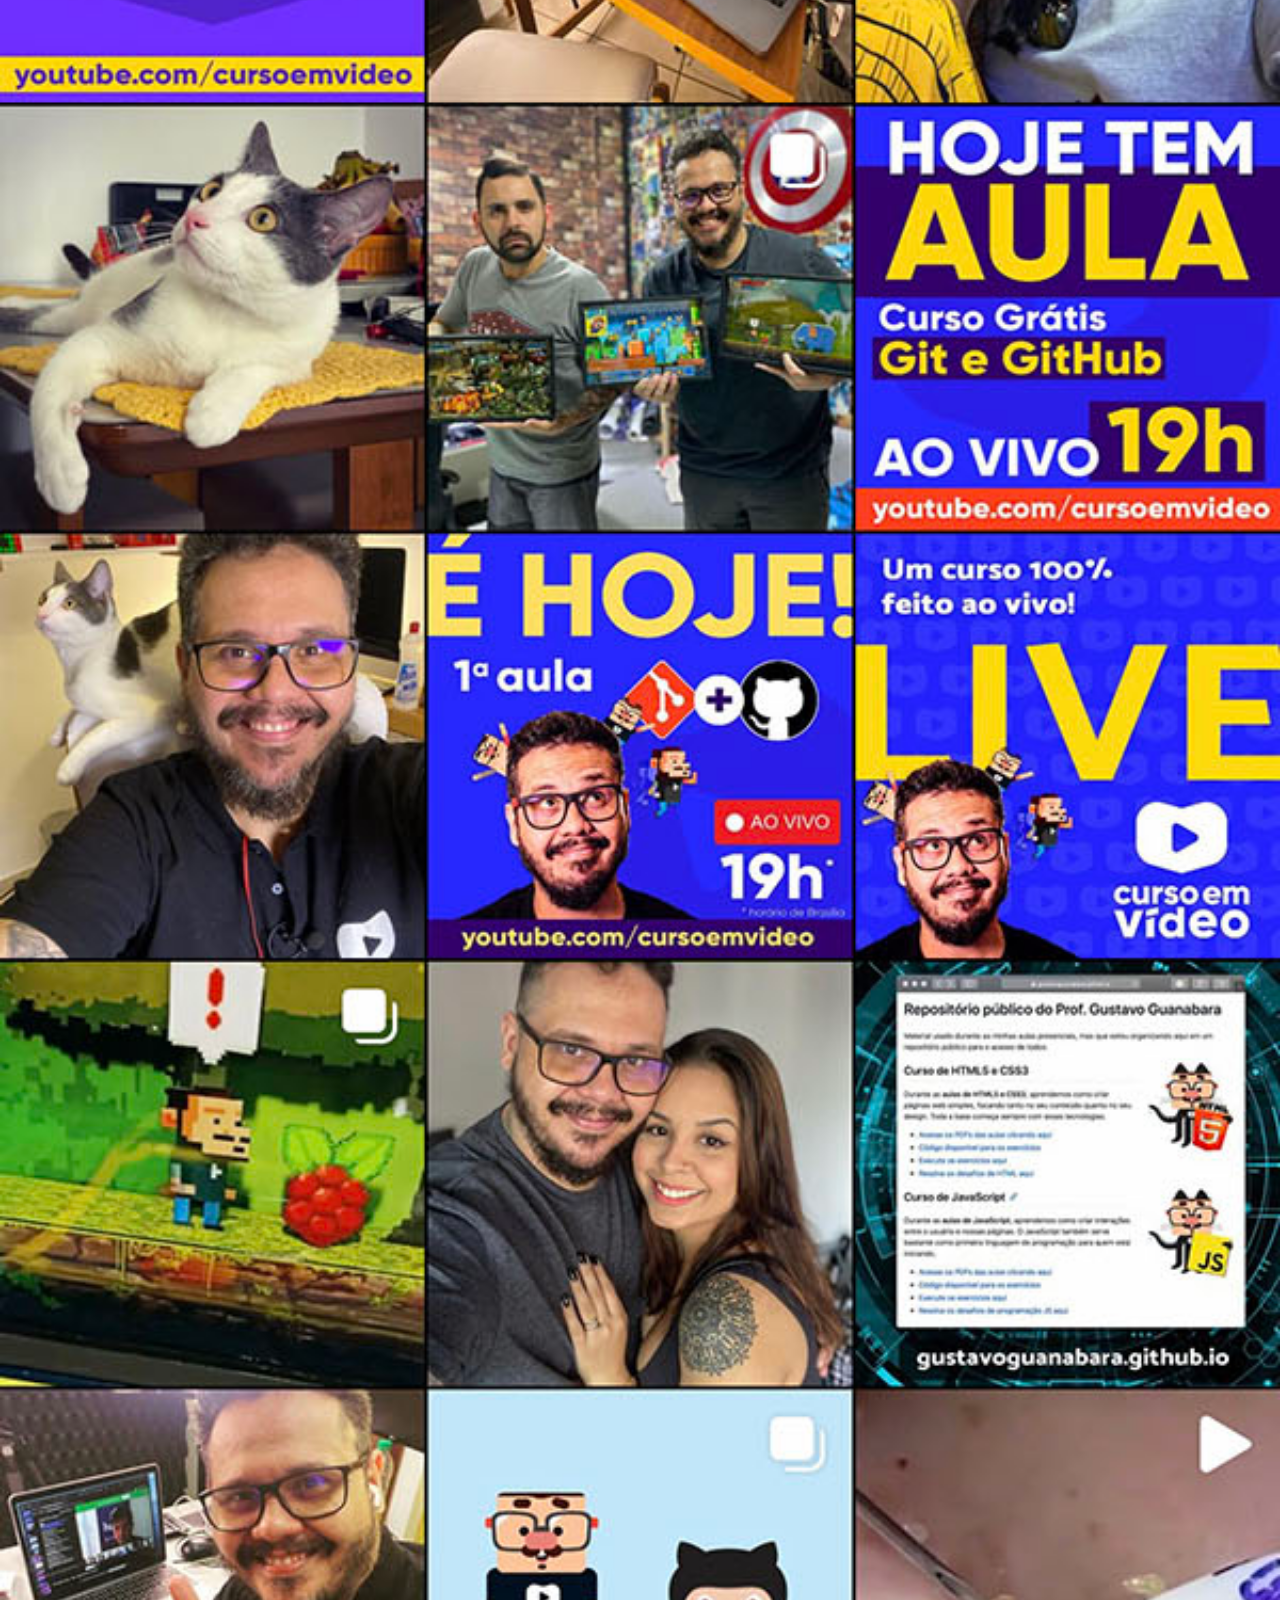
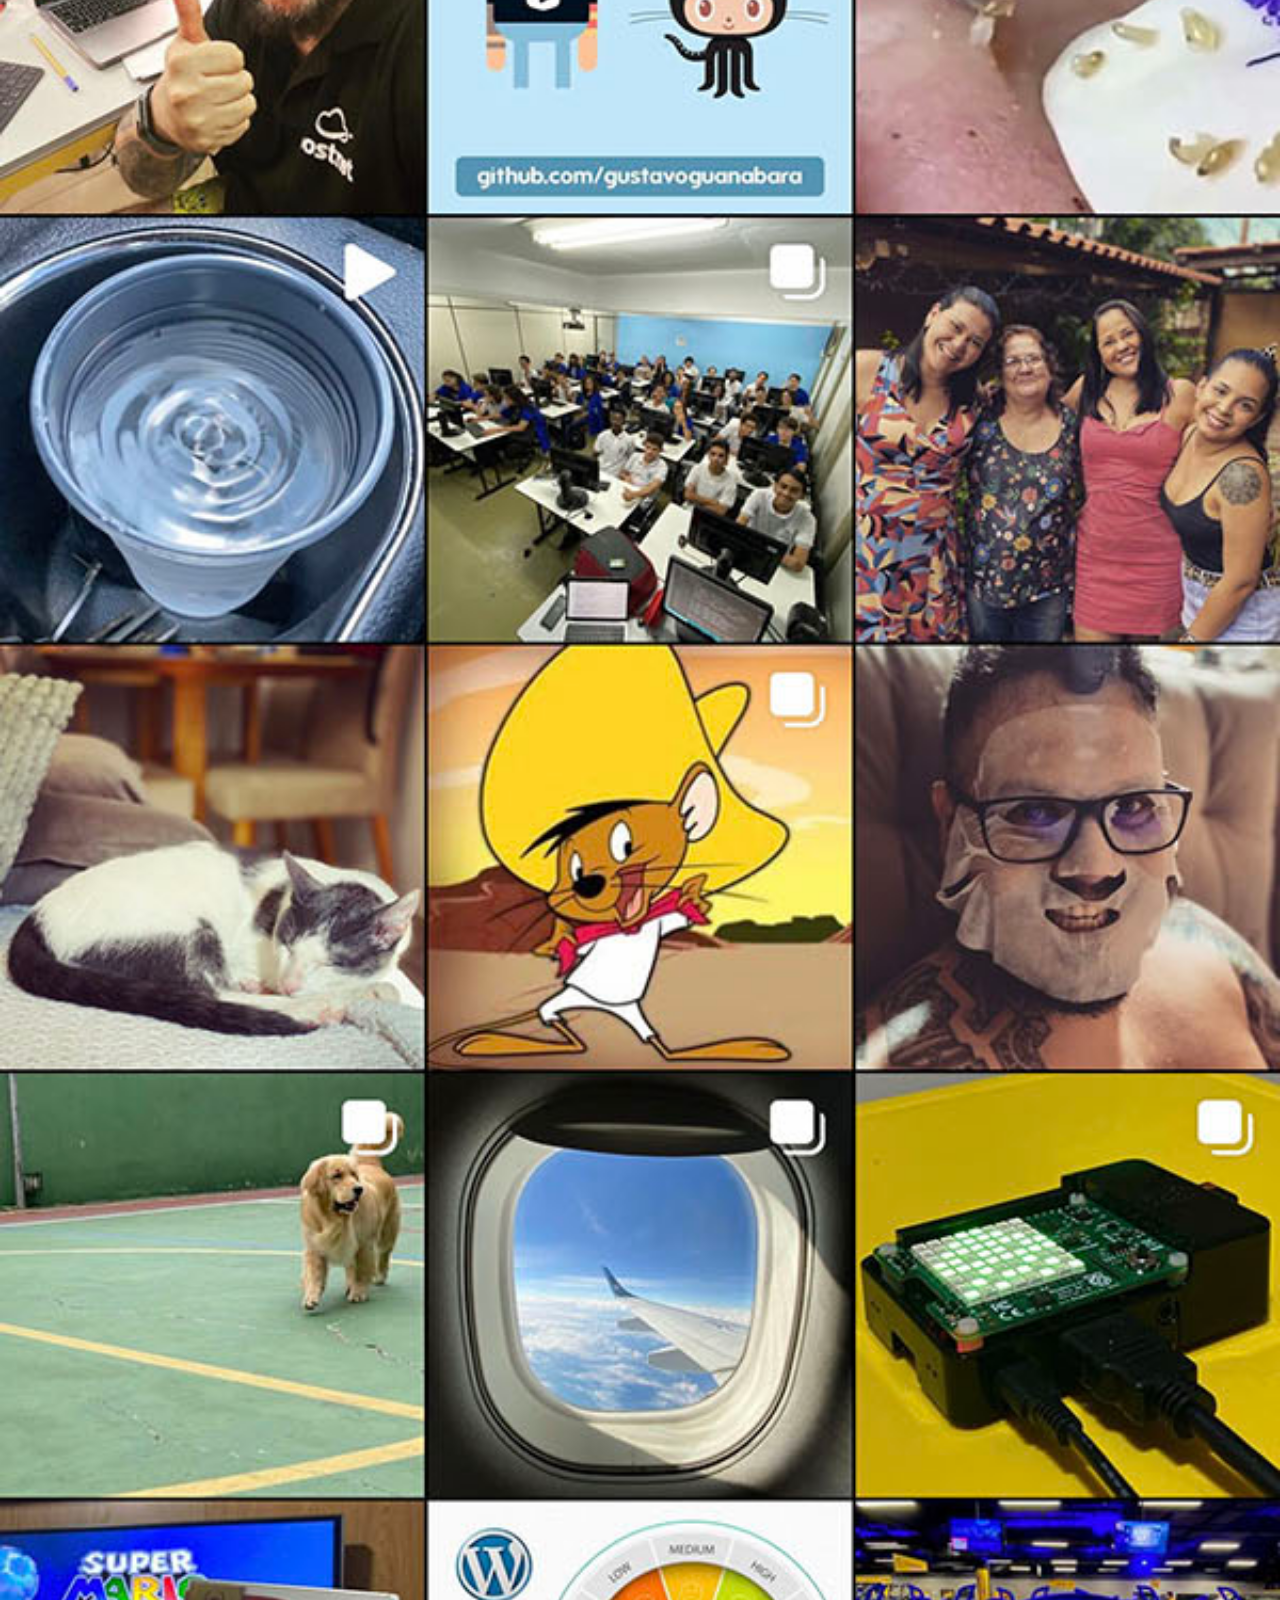
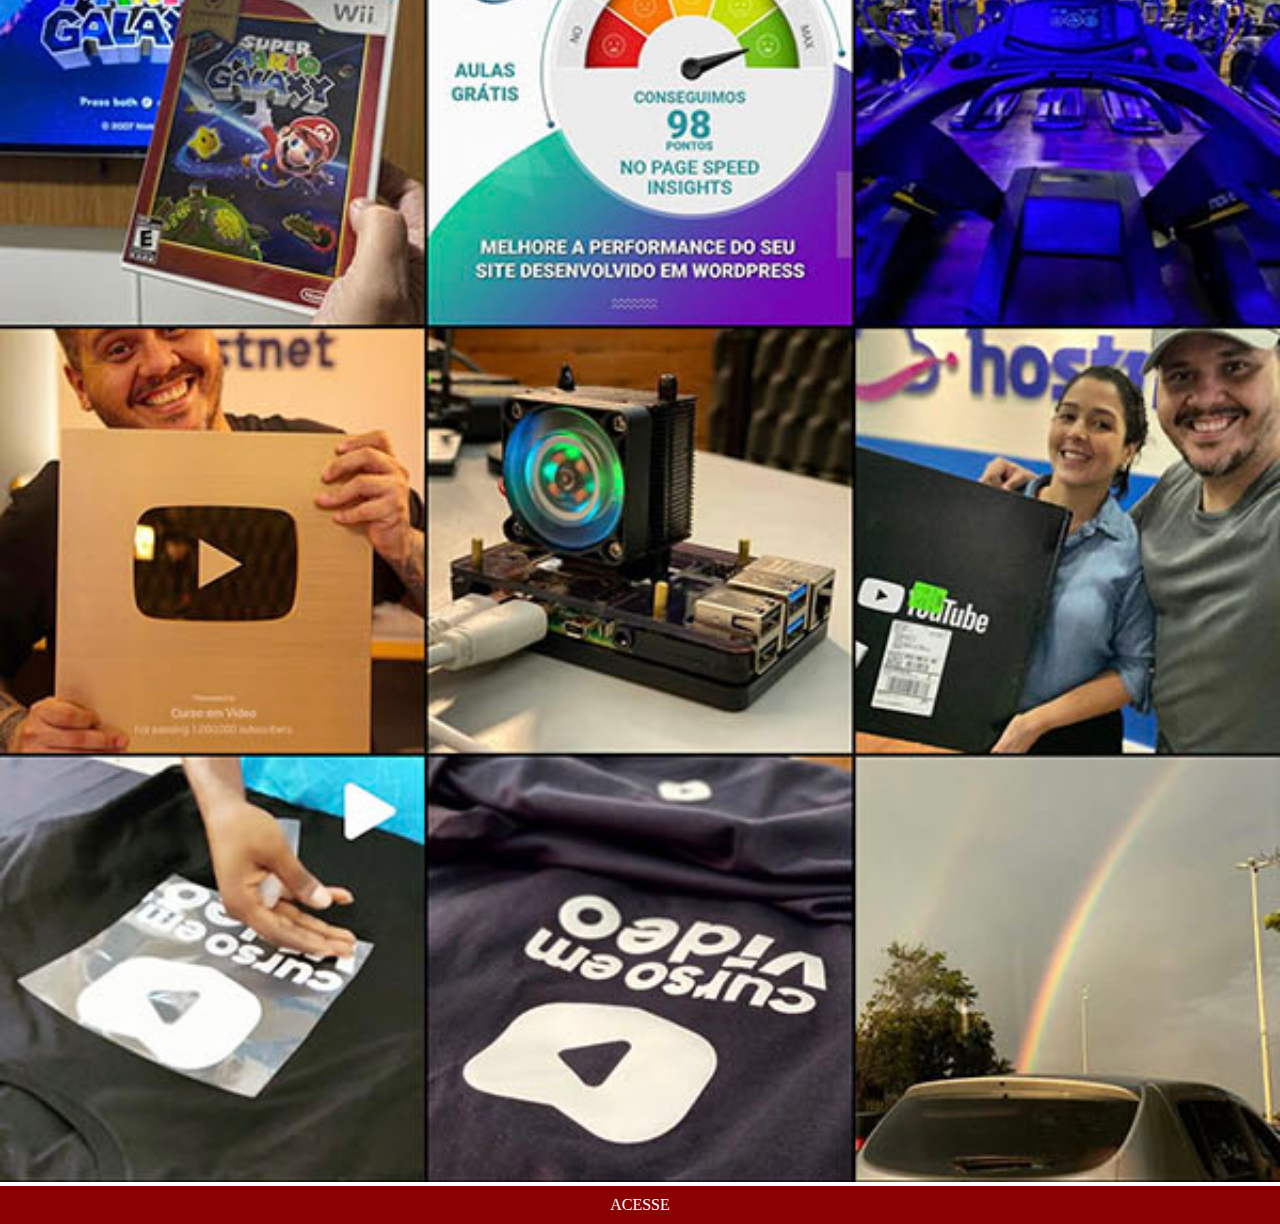
<file: instagram.html>
<!DOCTYPE html>
<html lang="pt-br">
<head>
    <meta charset="UTF-8">
    <meta http-equiv="X-UA-Compatible" content="IE=edge">
    <meta name="viewport" content="width=device-width, initial-scale=1.0">
    <title>instagram</title>
    <link rel="stylesheet" href="CSS/social.css">
</head>
<img src="imagens/tela-instagram.jpg" alt="">
<a href="https://www.instagram.com/gustavoguanabara/">ACESSE</a>
<body>
    
</body>
</html>
</file>
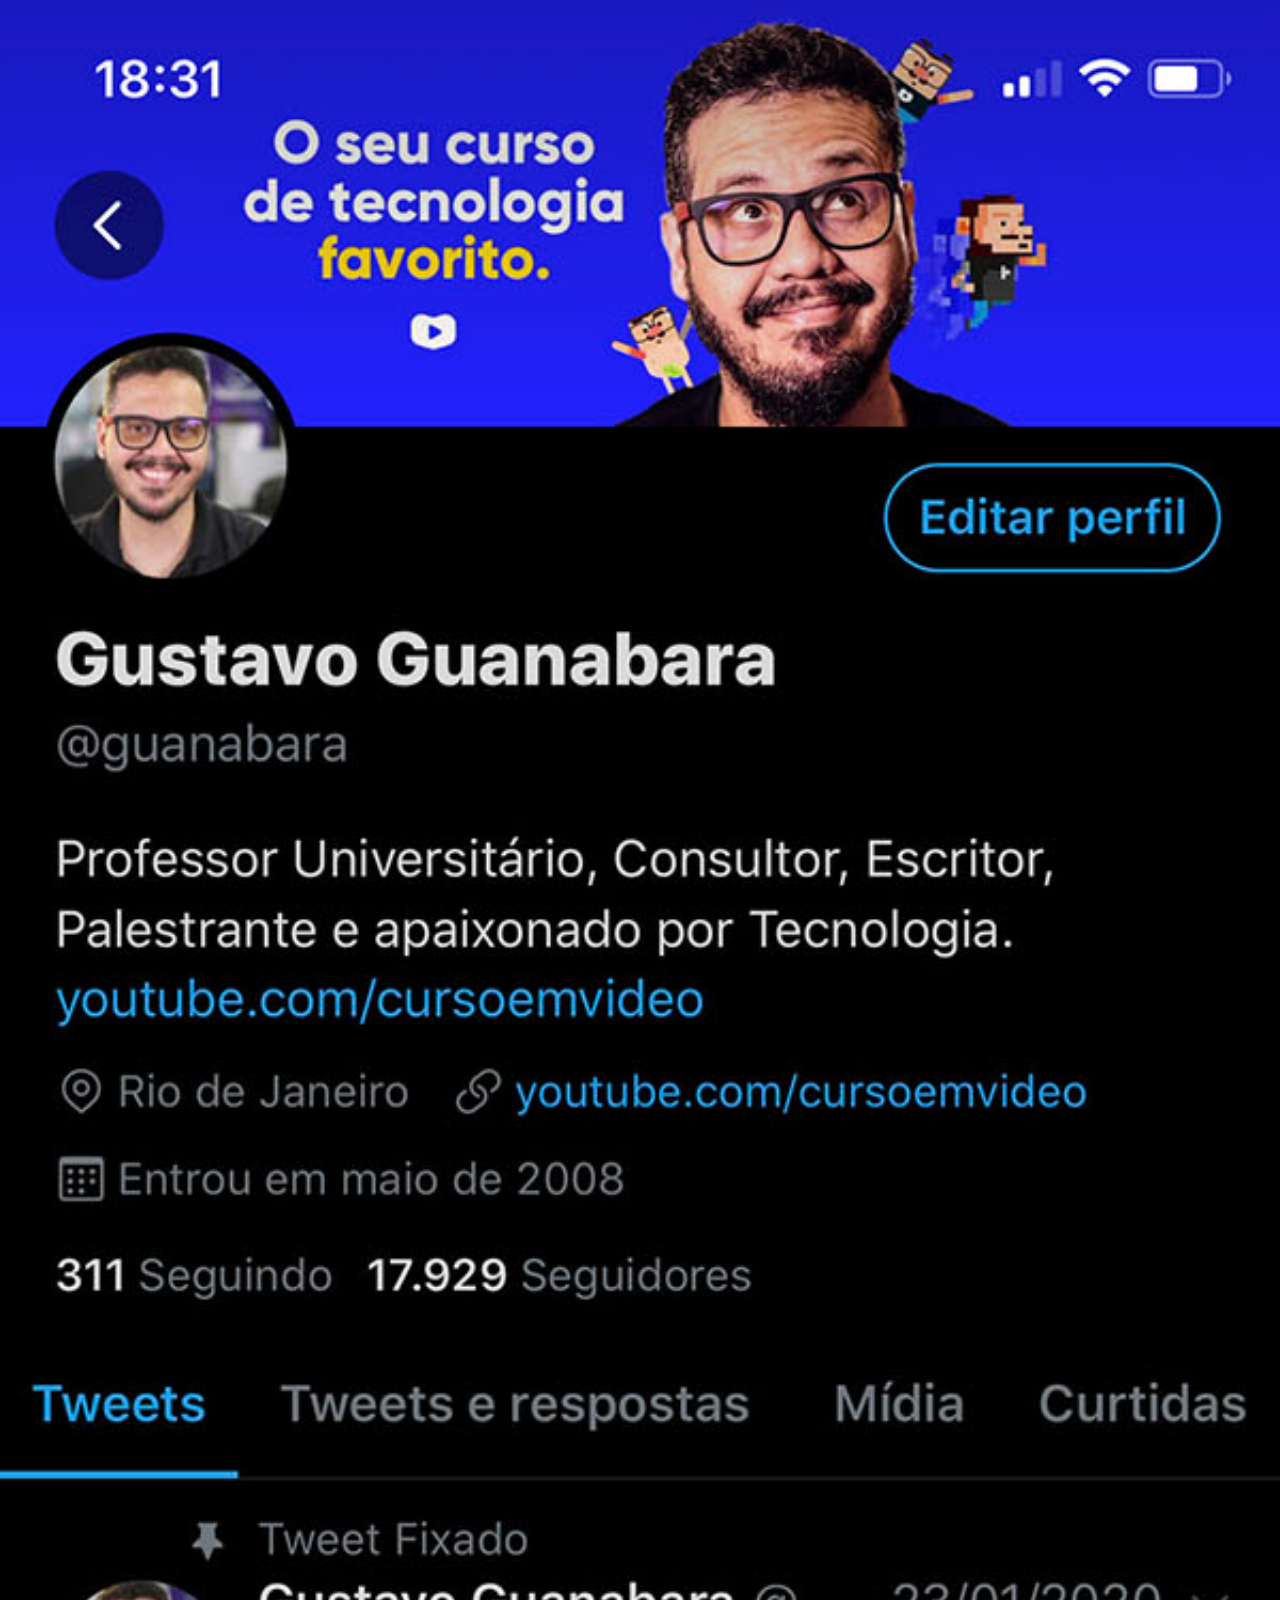
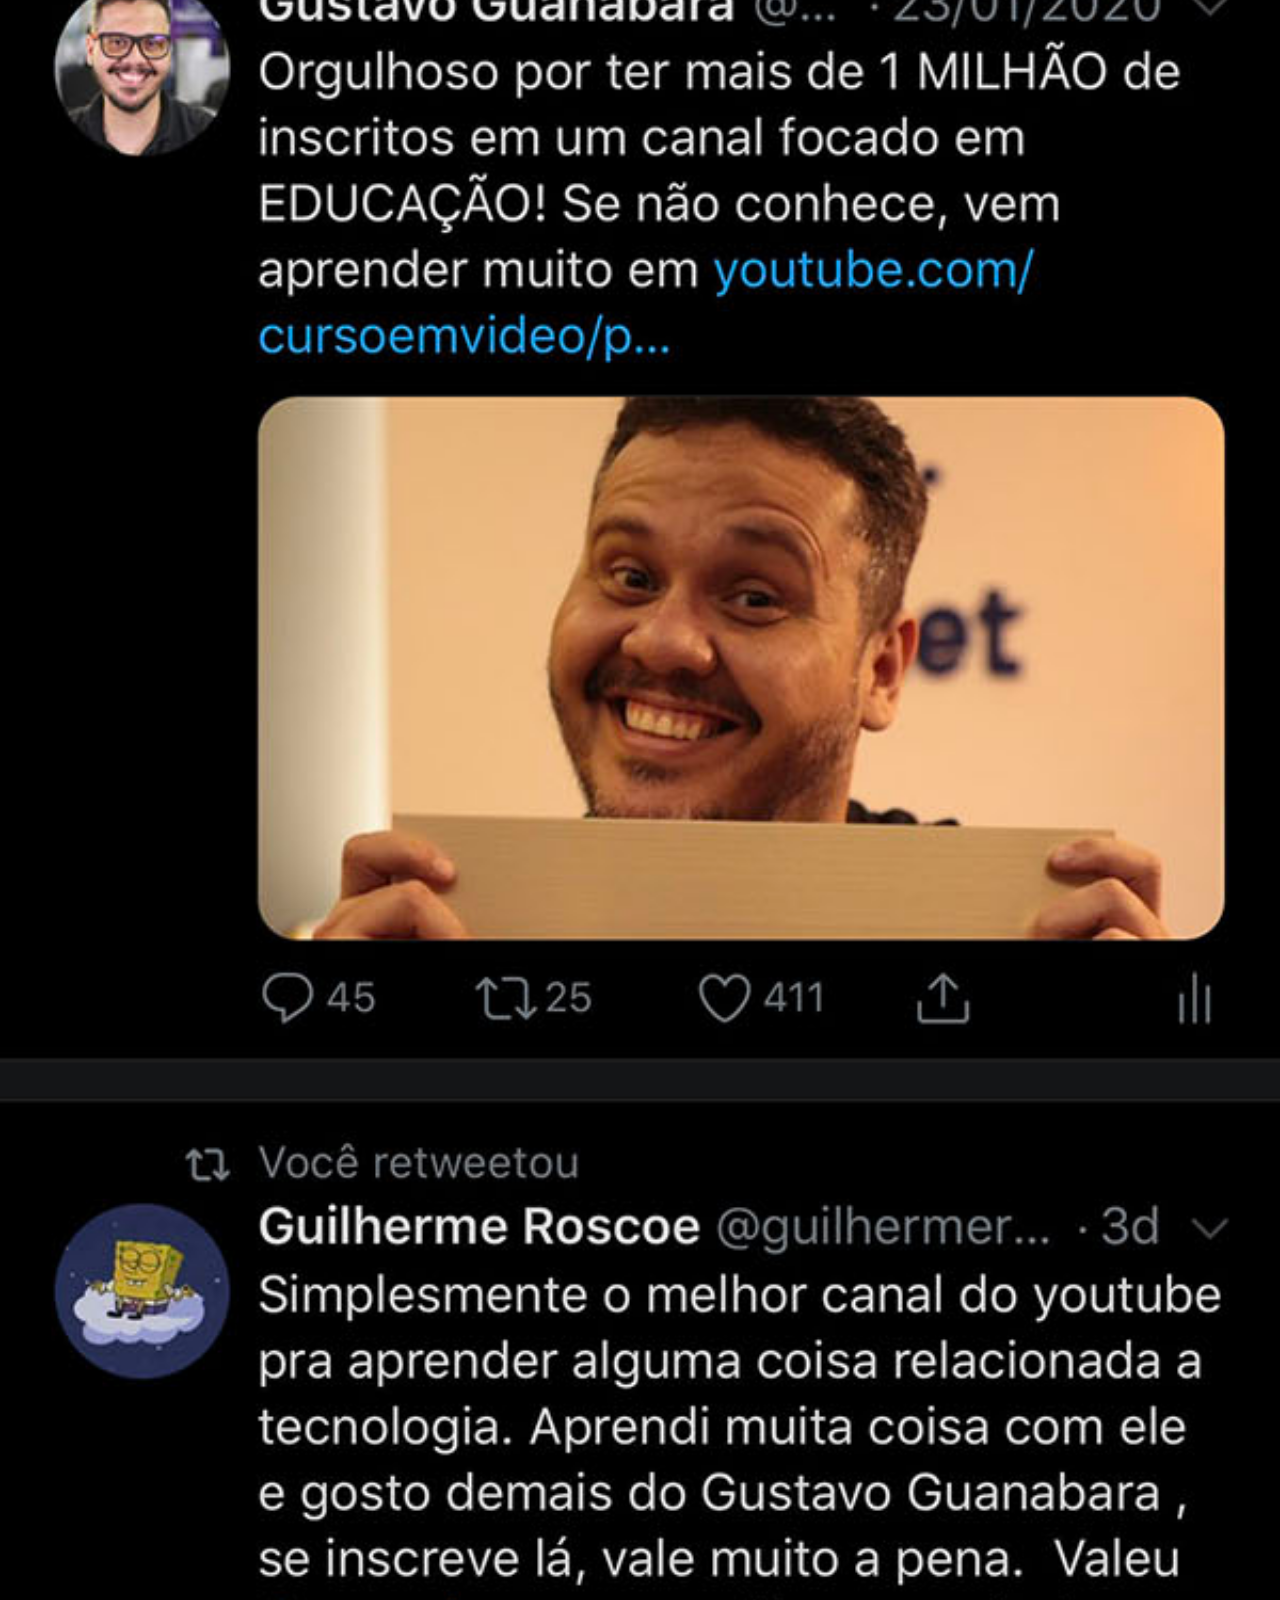
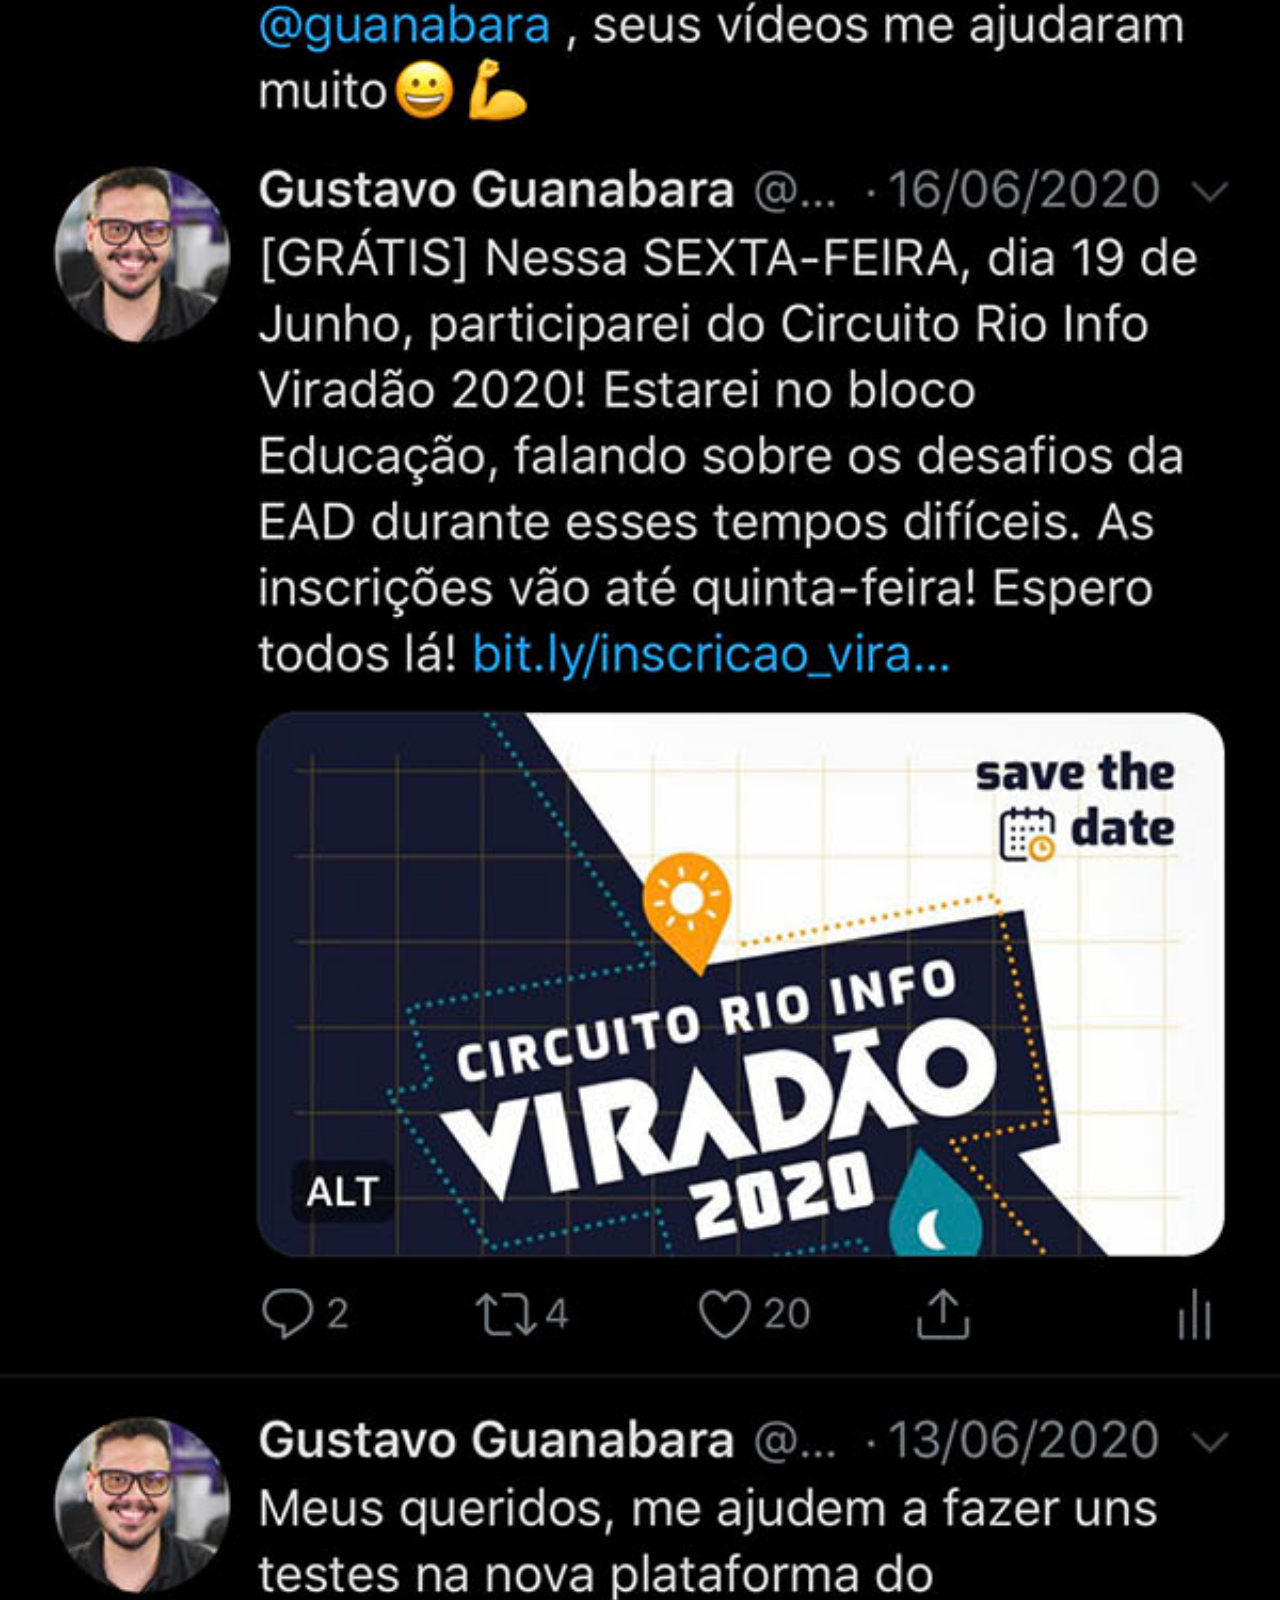
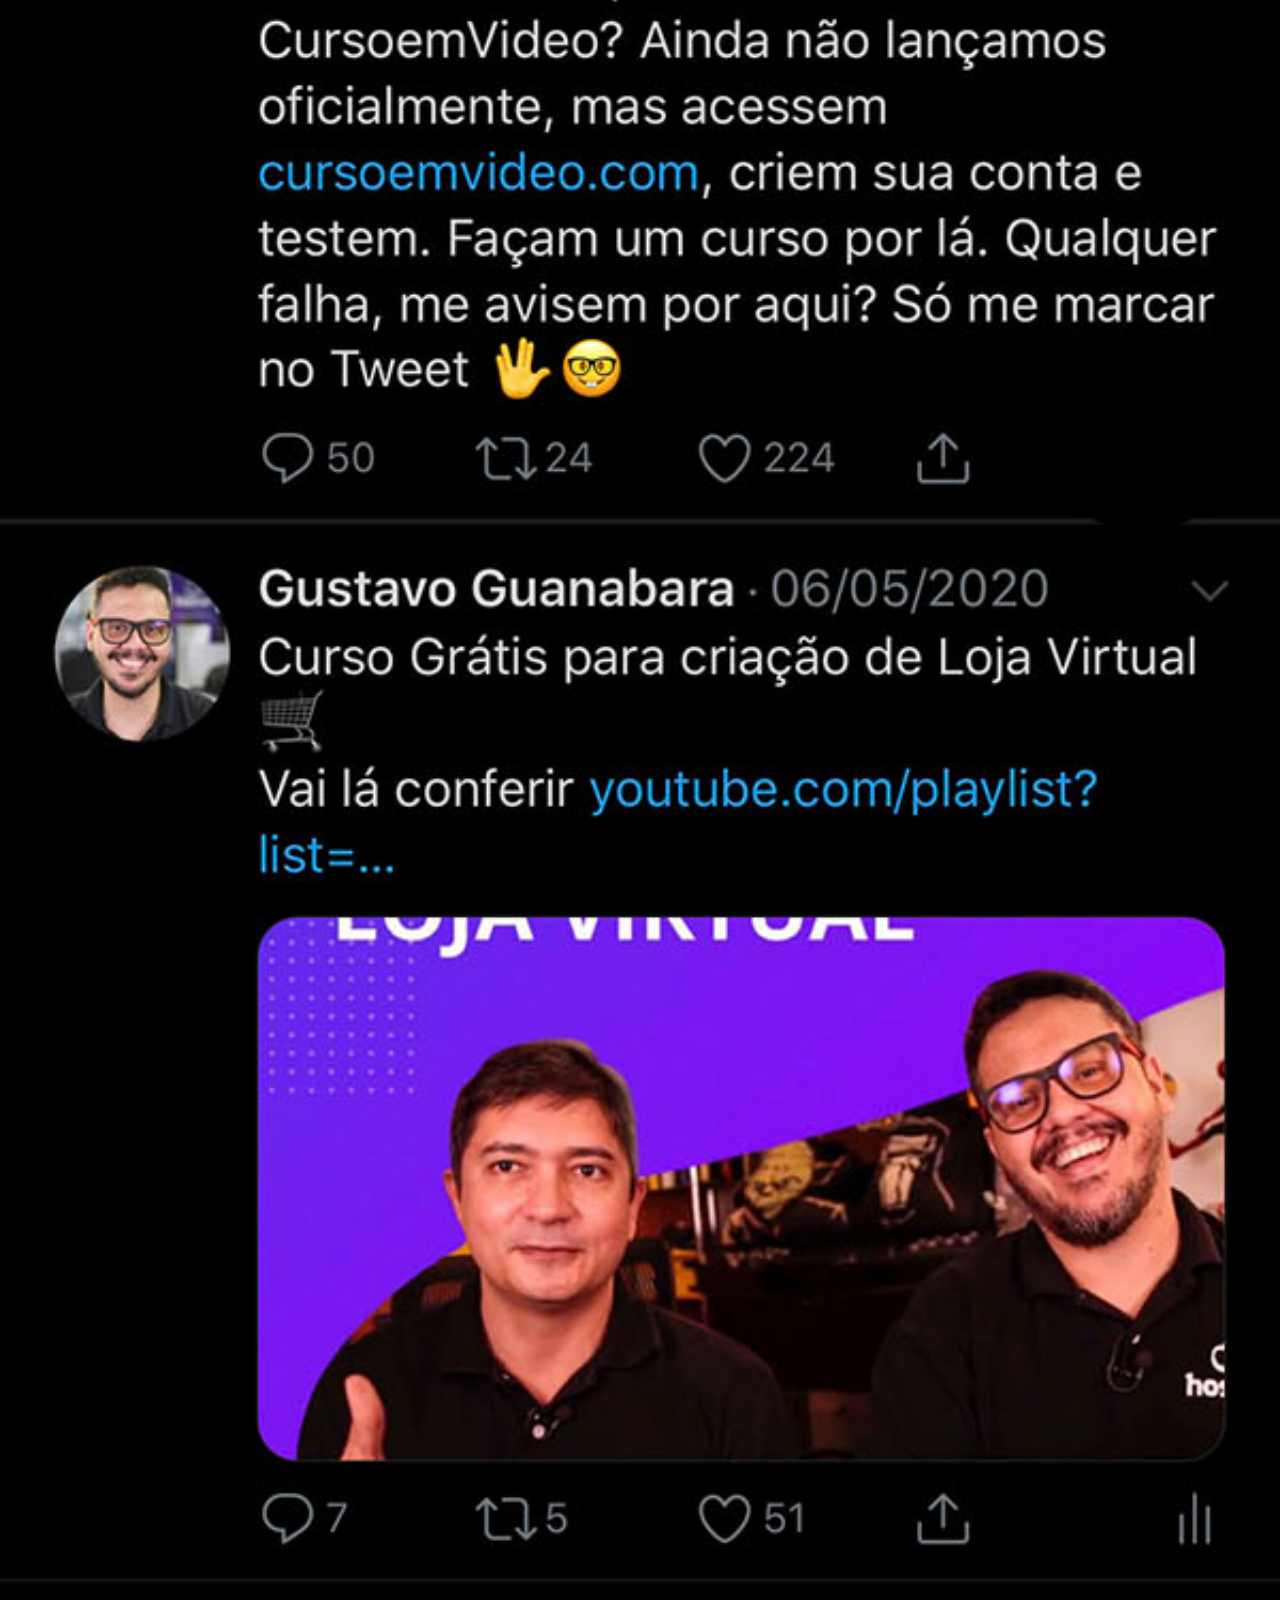
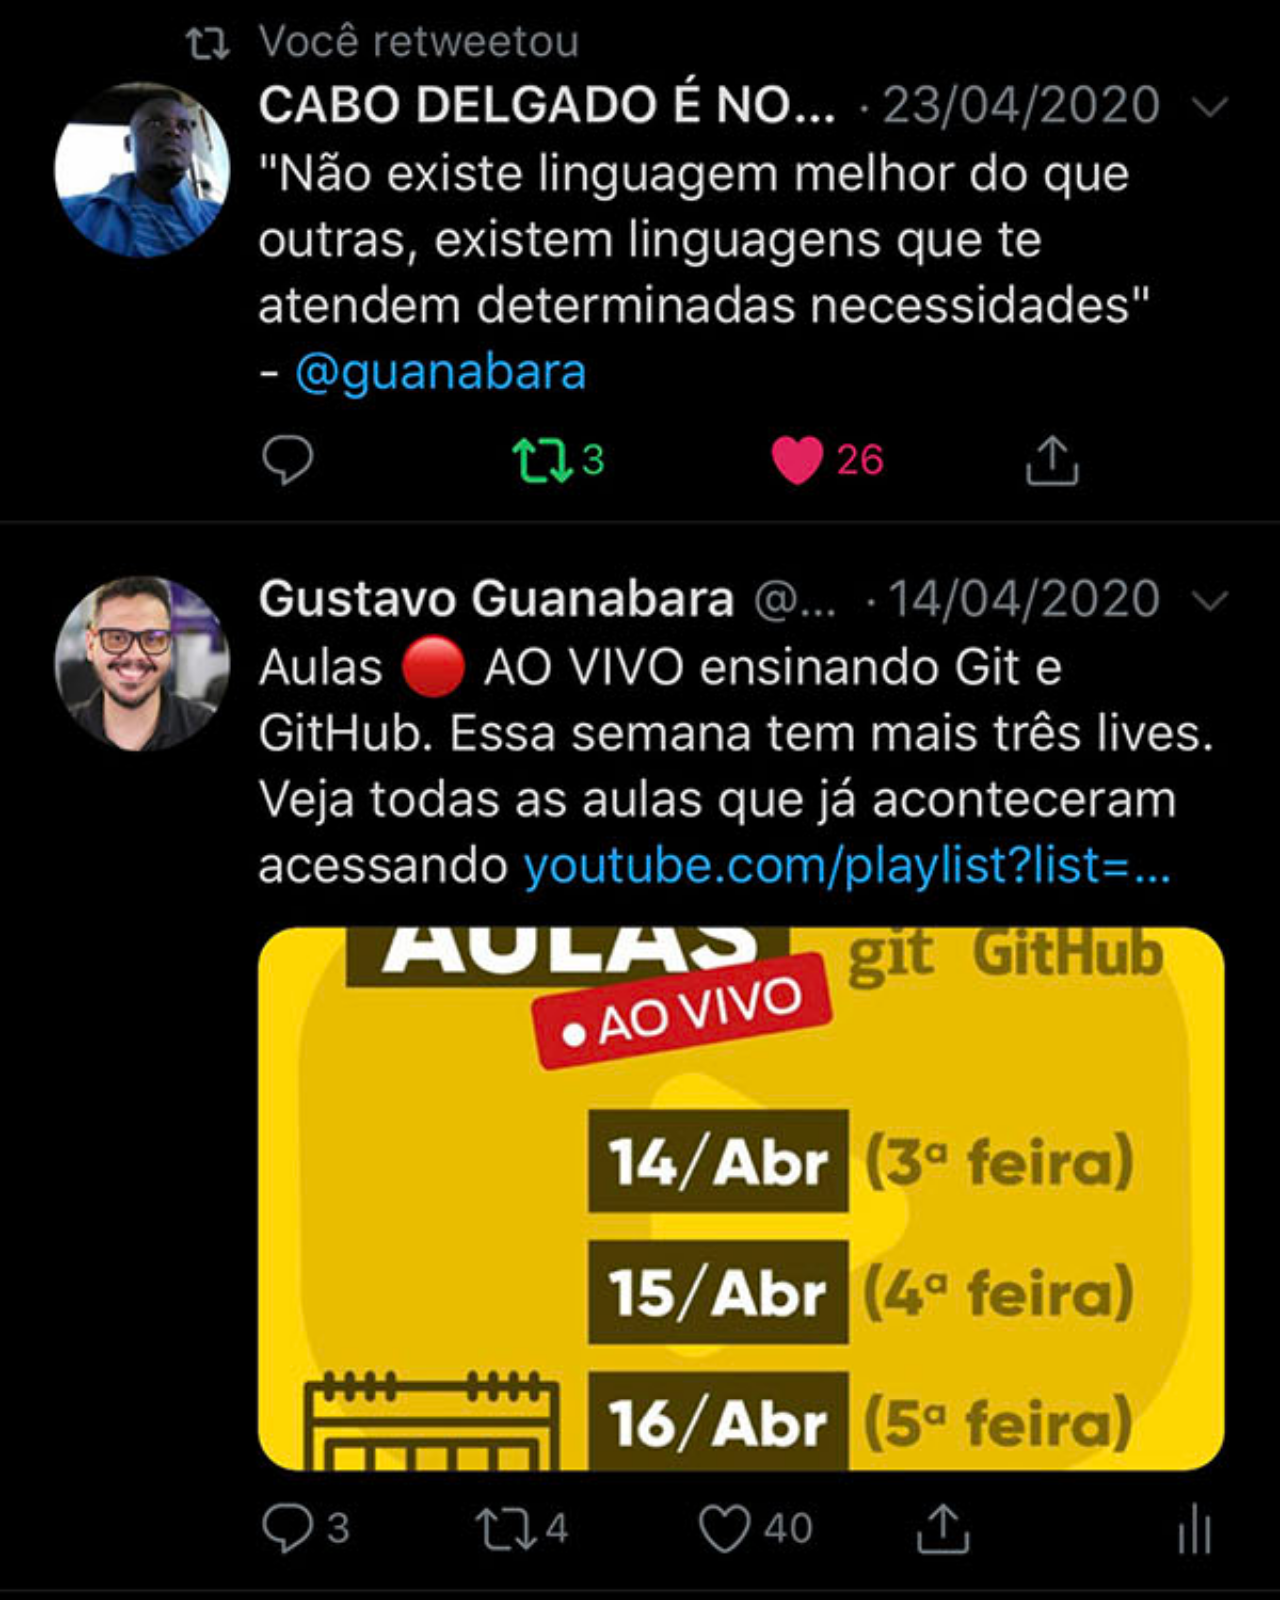
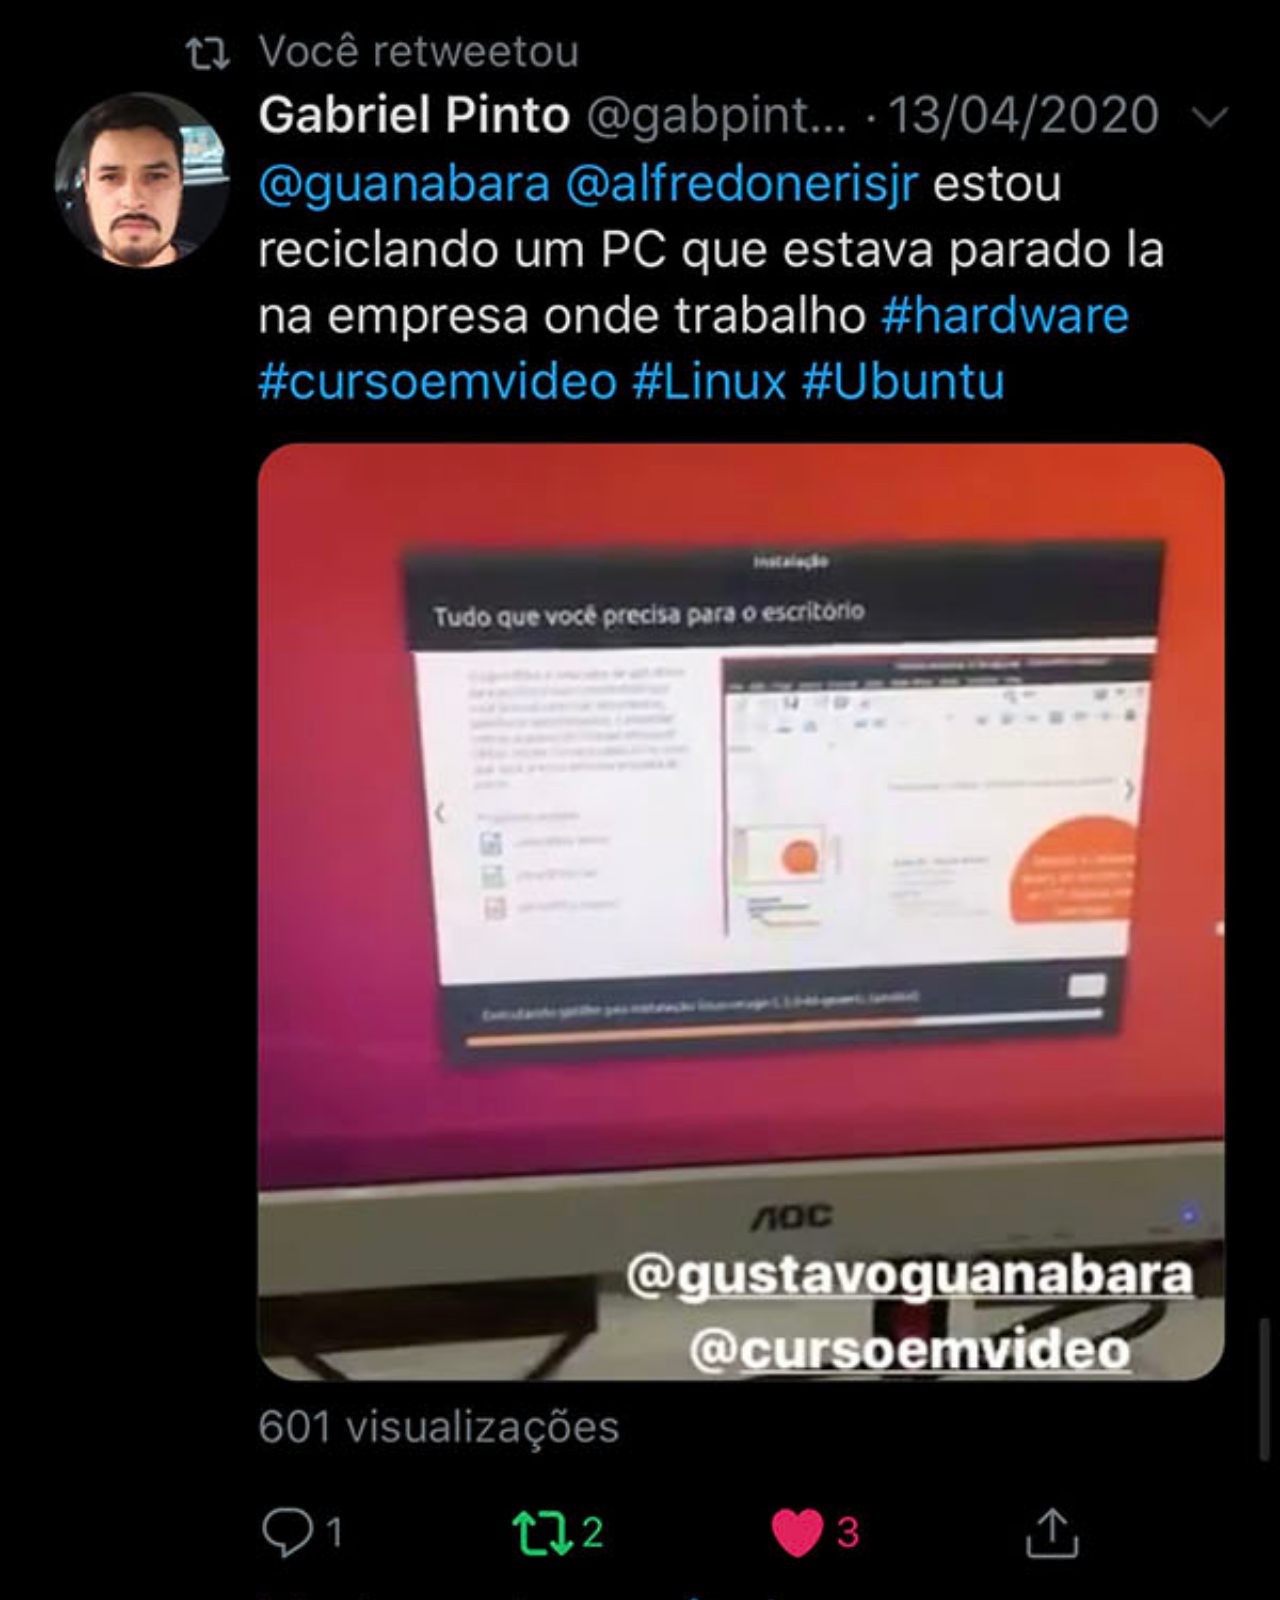
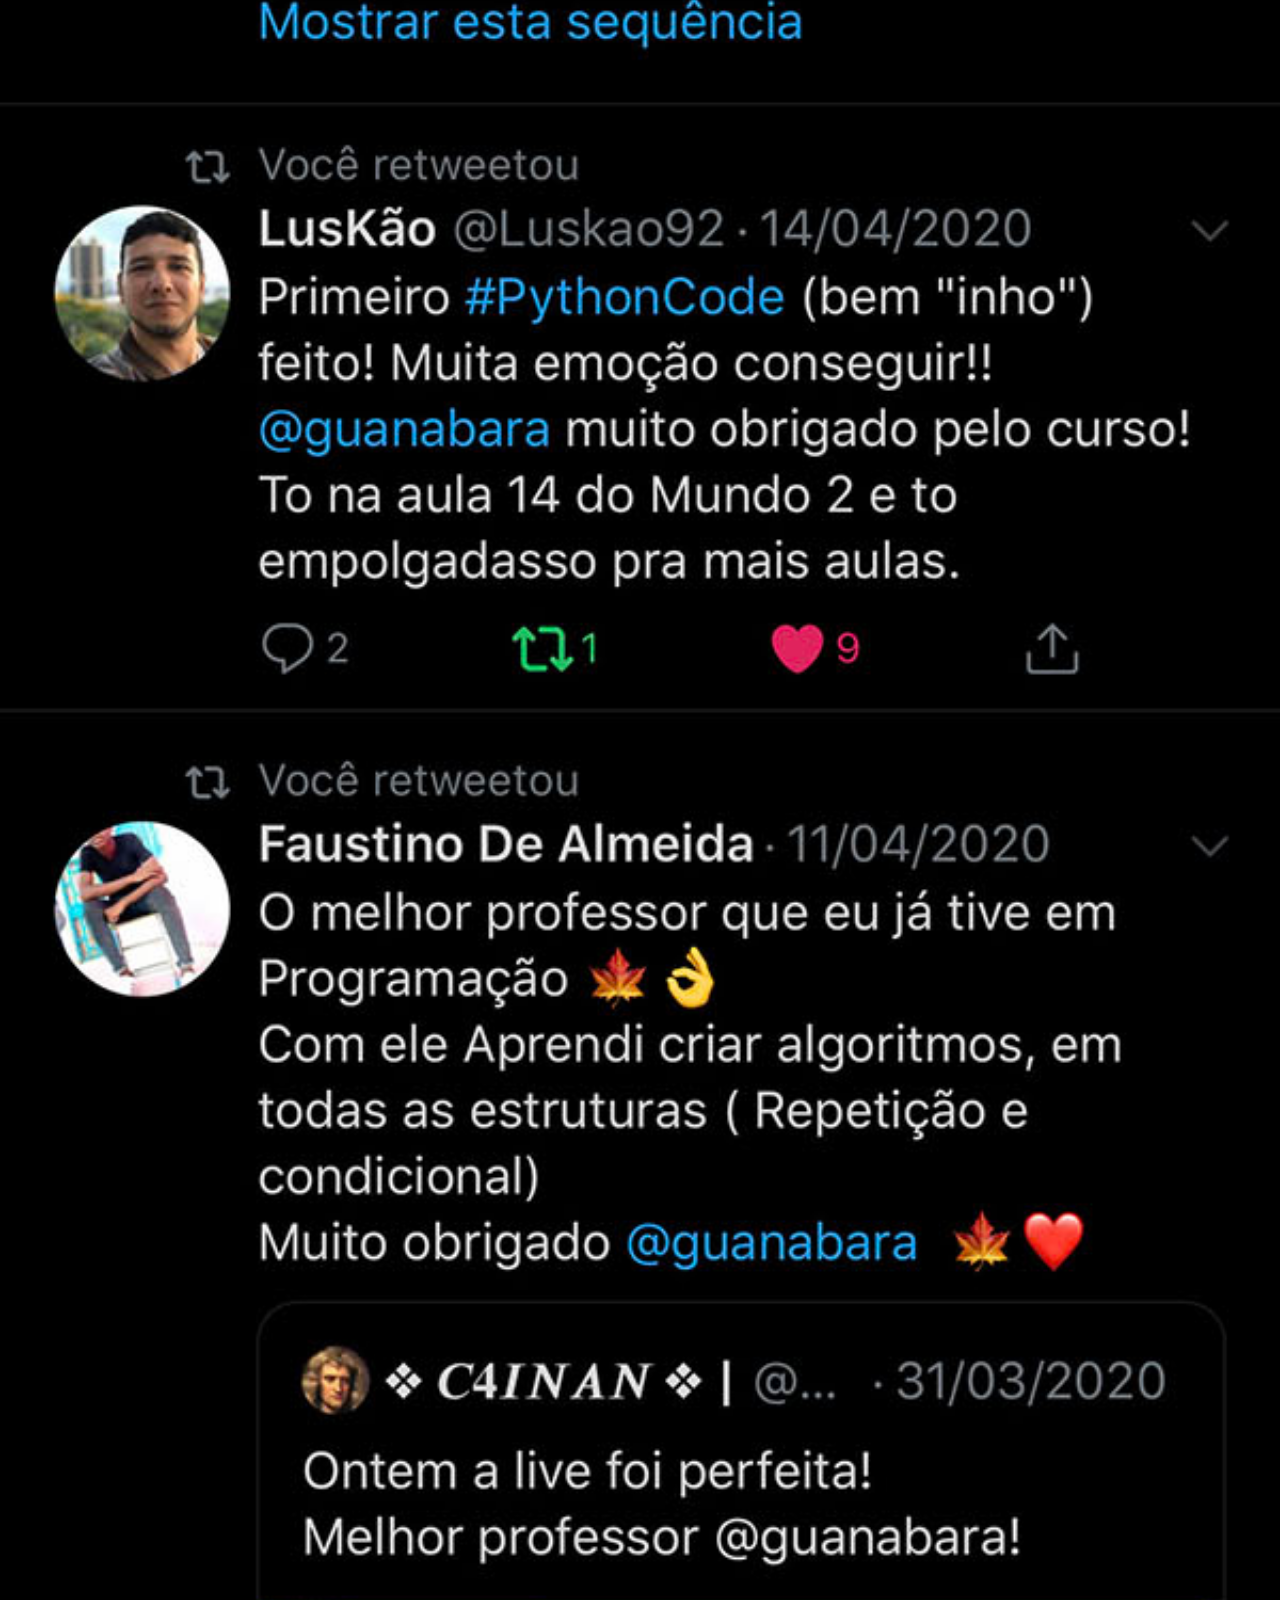
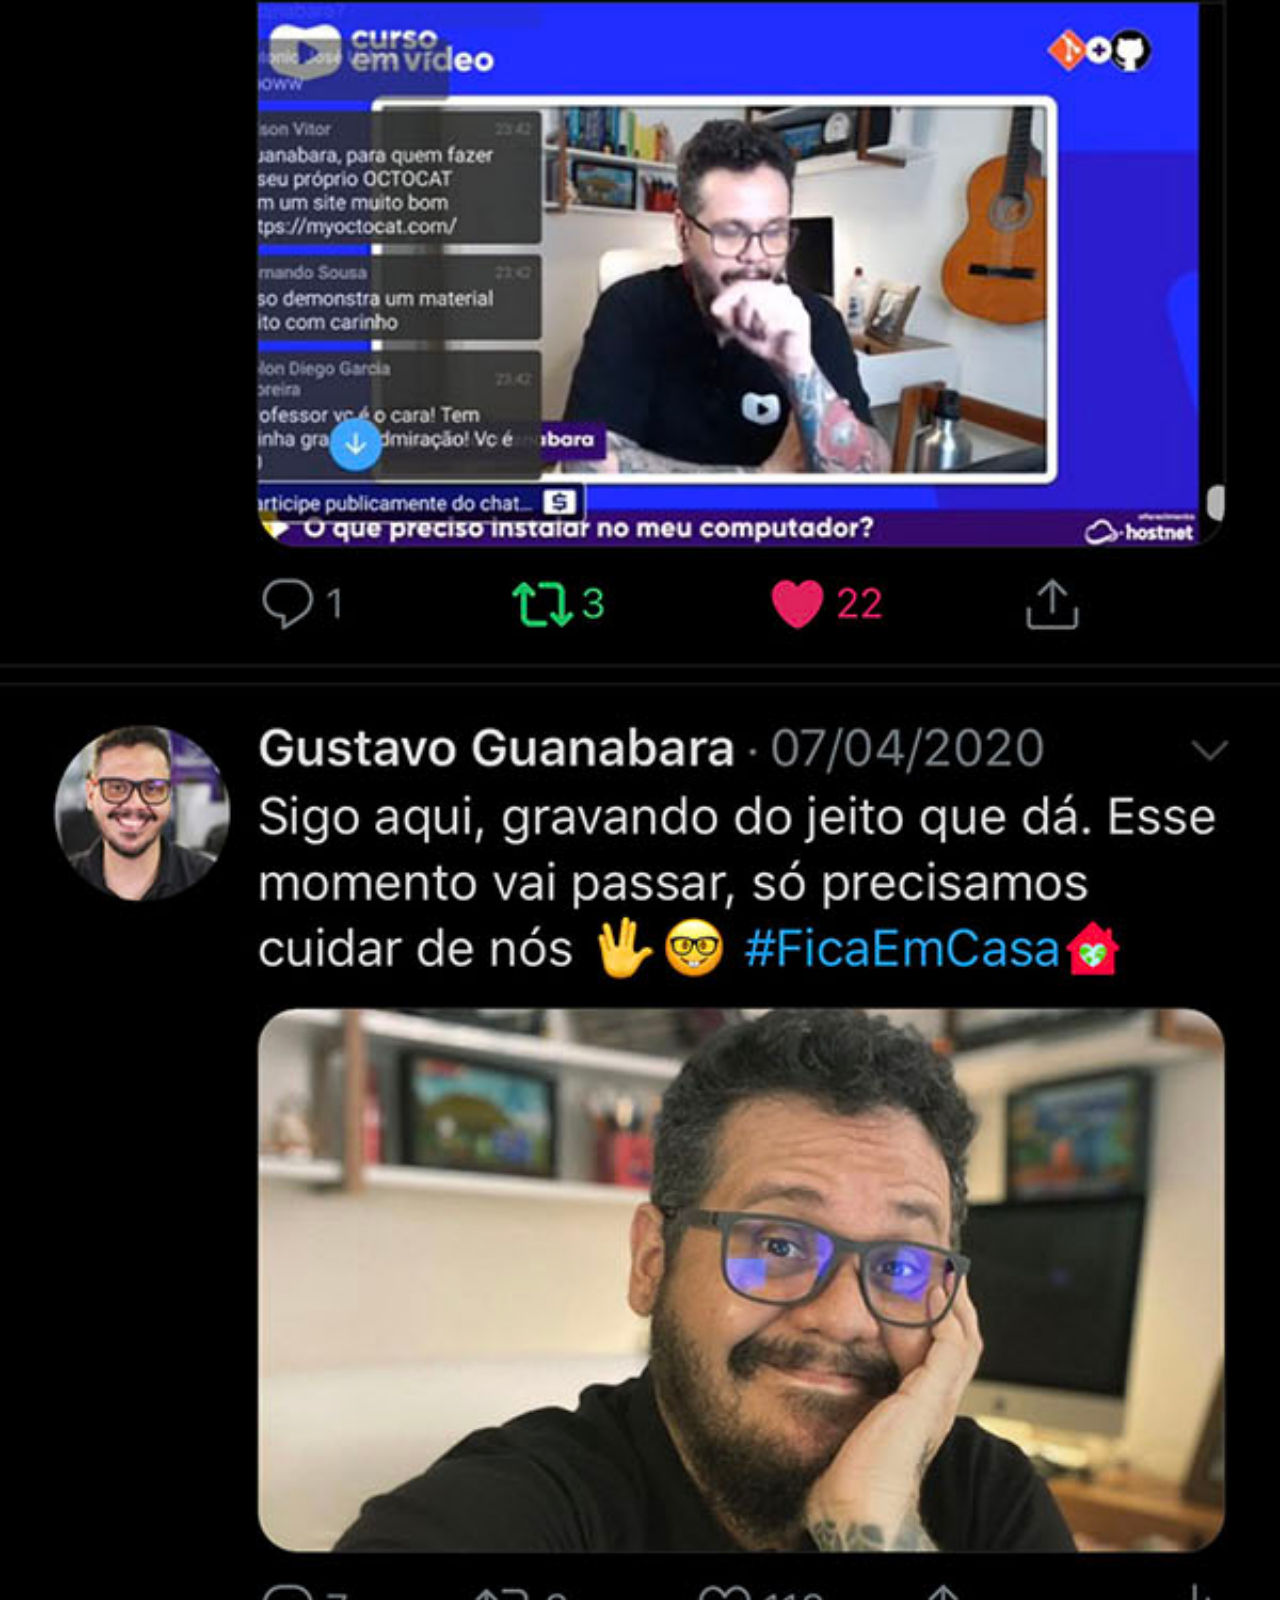
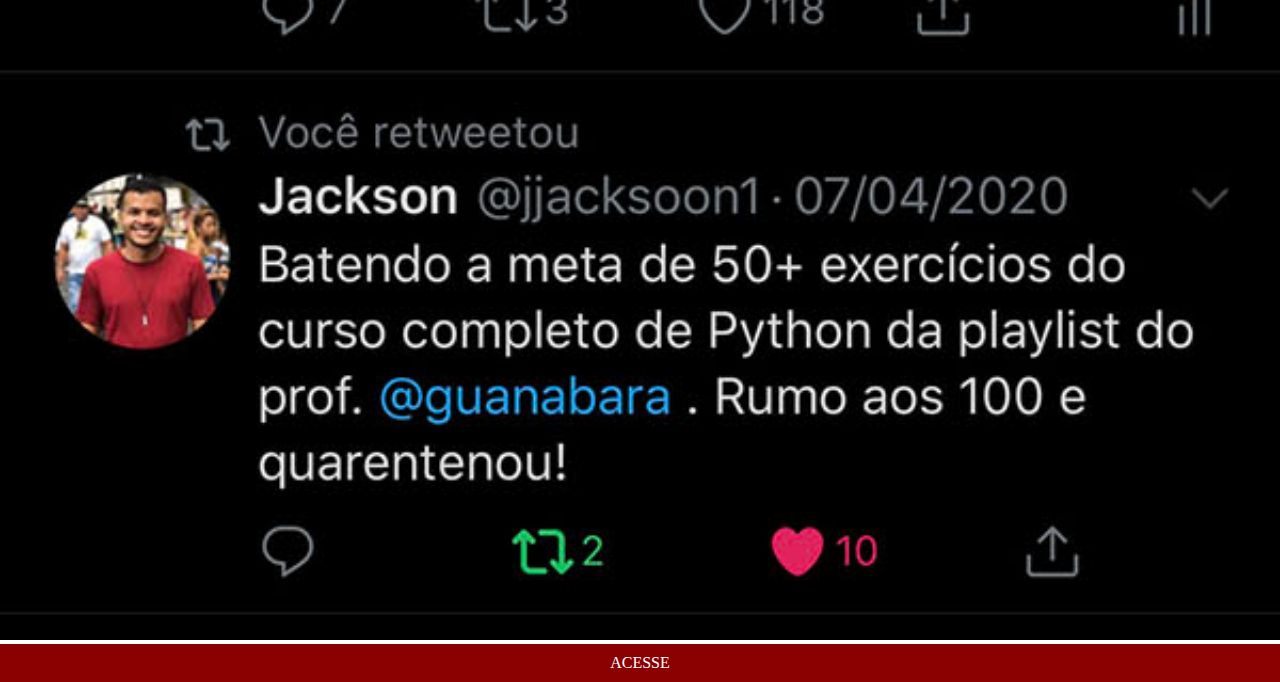
<file: twitter.html>
<!DOCTYPE html>
<html lang="pt-br">
<head>
    <meta charset="UTF-8">
    <meta http-equiv="X-UA-Compatible" content="IE=edge">
    <meta name="viewport" content="width=device-width, initial-scale=1.0">
    <title>Twitter</title>
    <link rel="stylesheet" href="CSS/social.css">
</head>
<img src="imagens/tela-twitter.jpg" alt="">
<a href="https://twitter.com/guanabara">ACESSE</a>
<body>
    
</body>
</html>
</file>
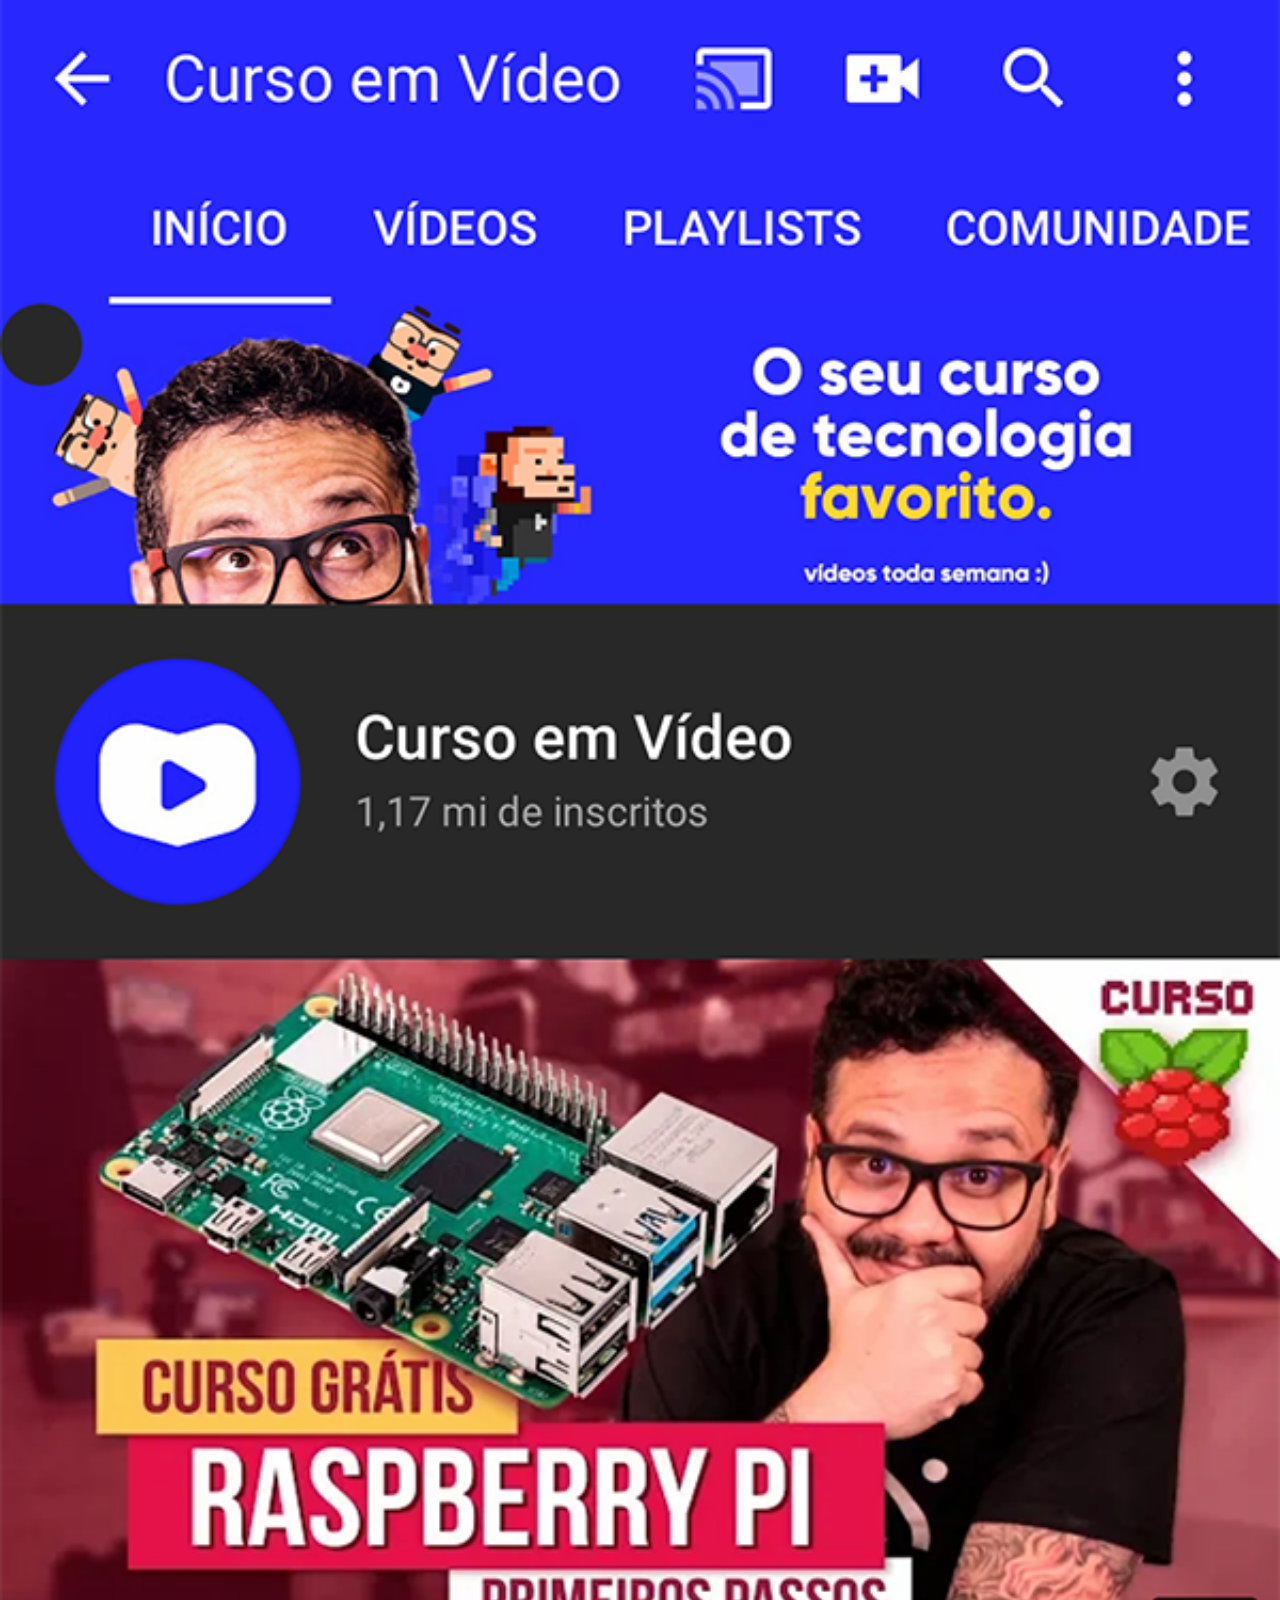
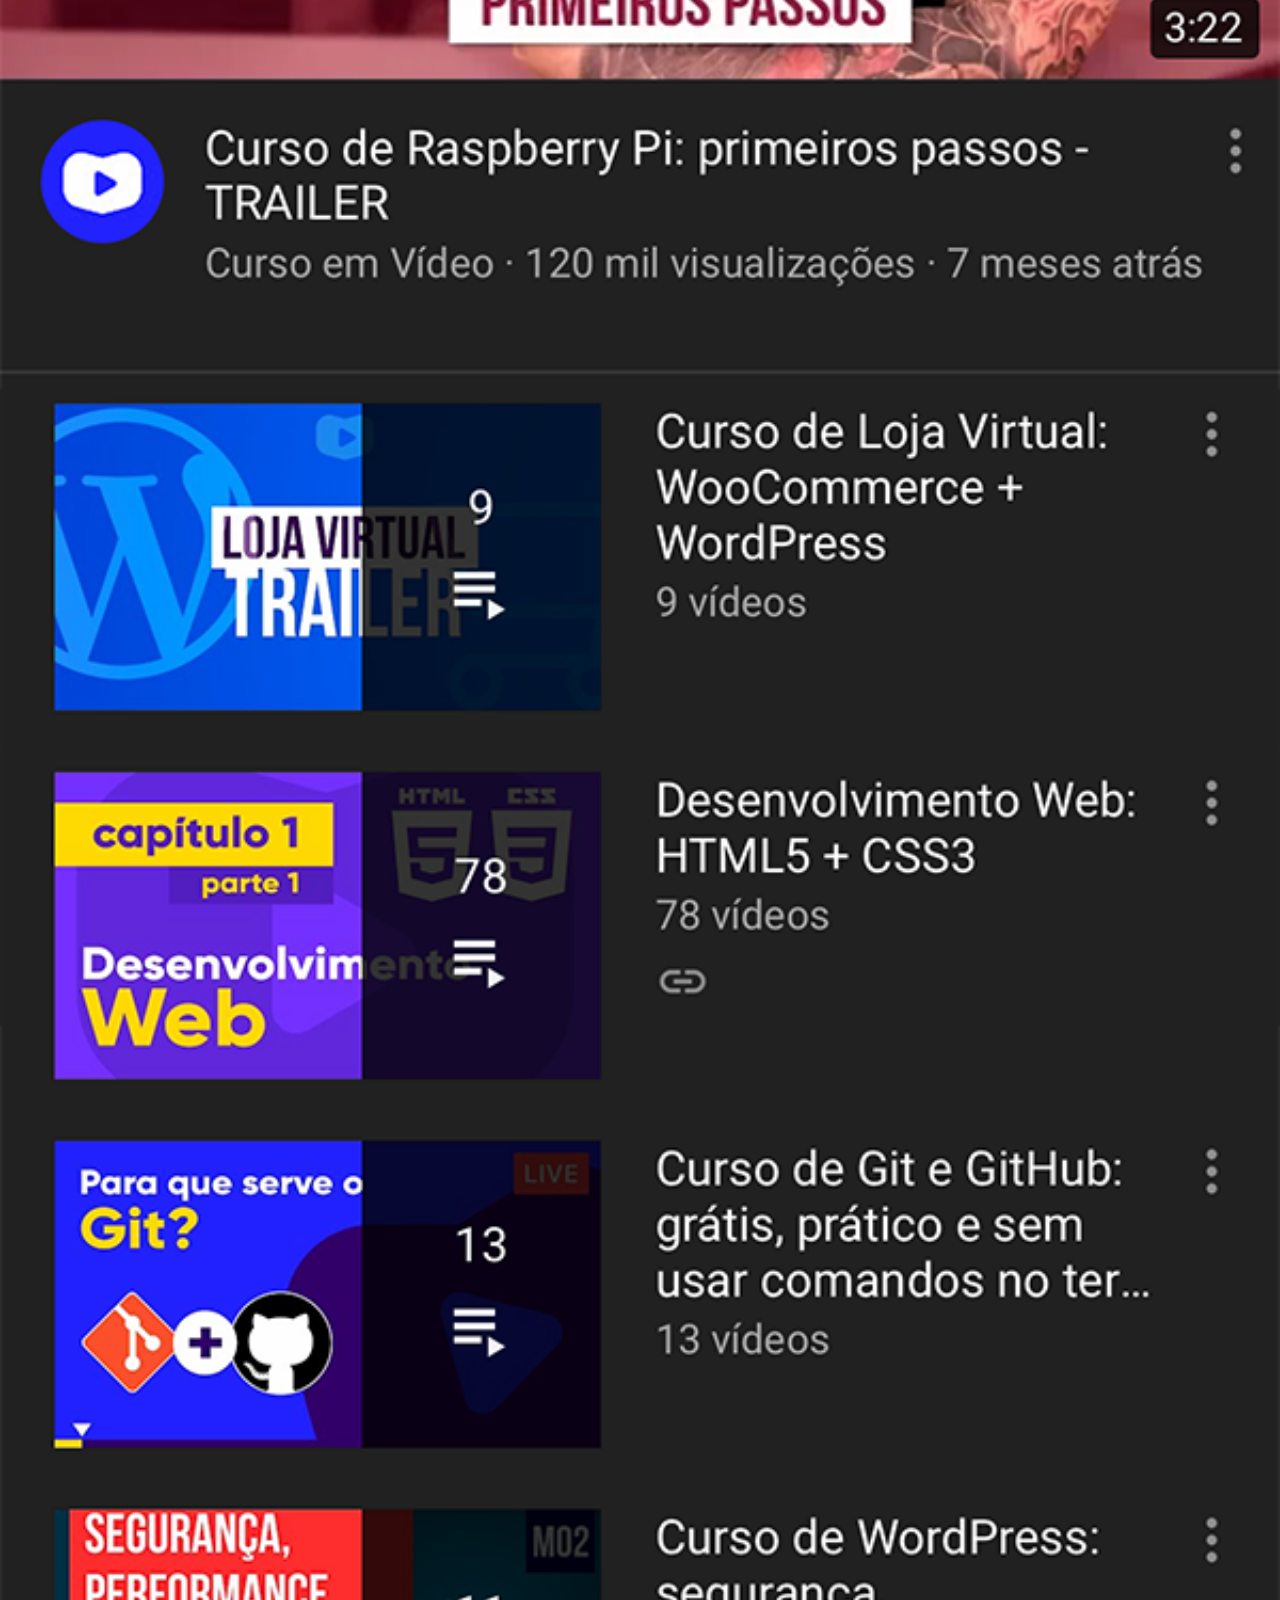
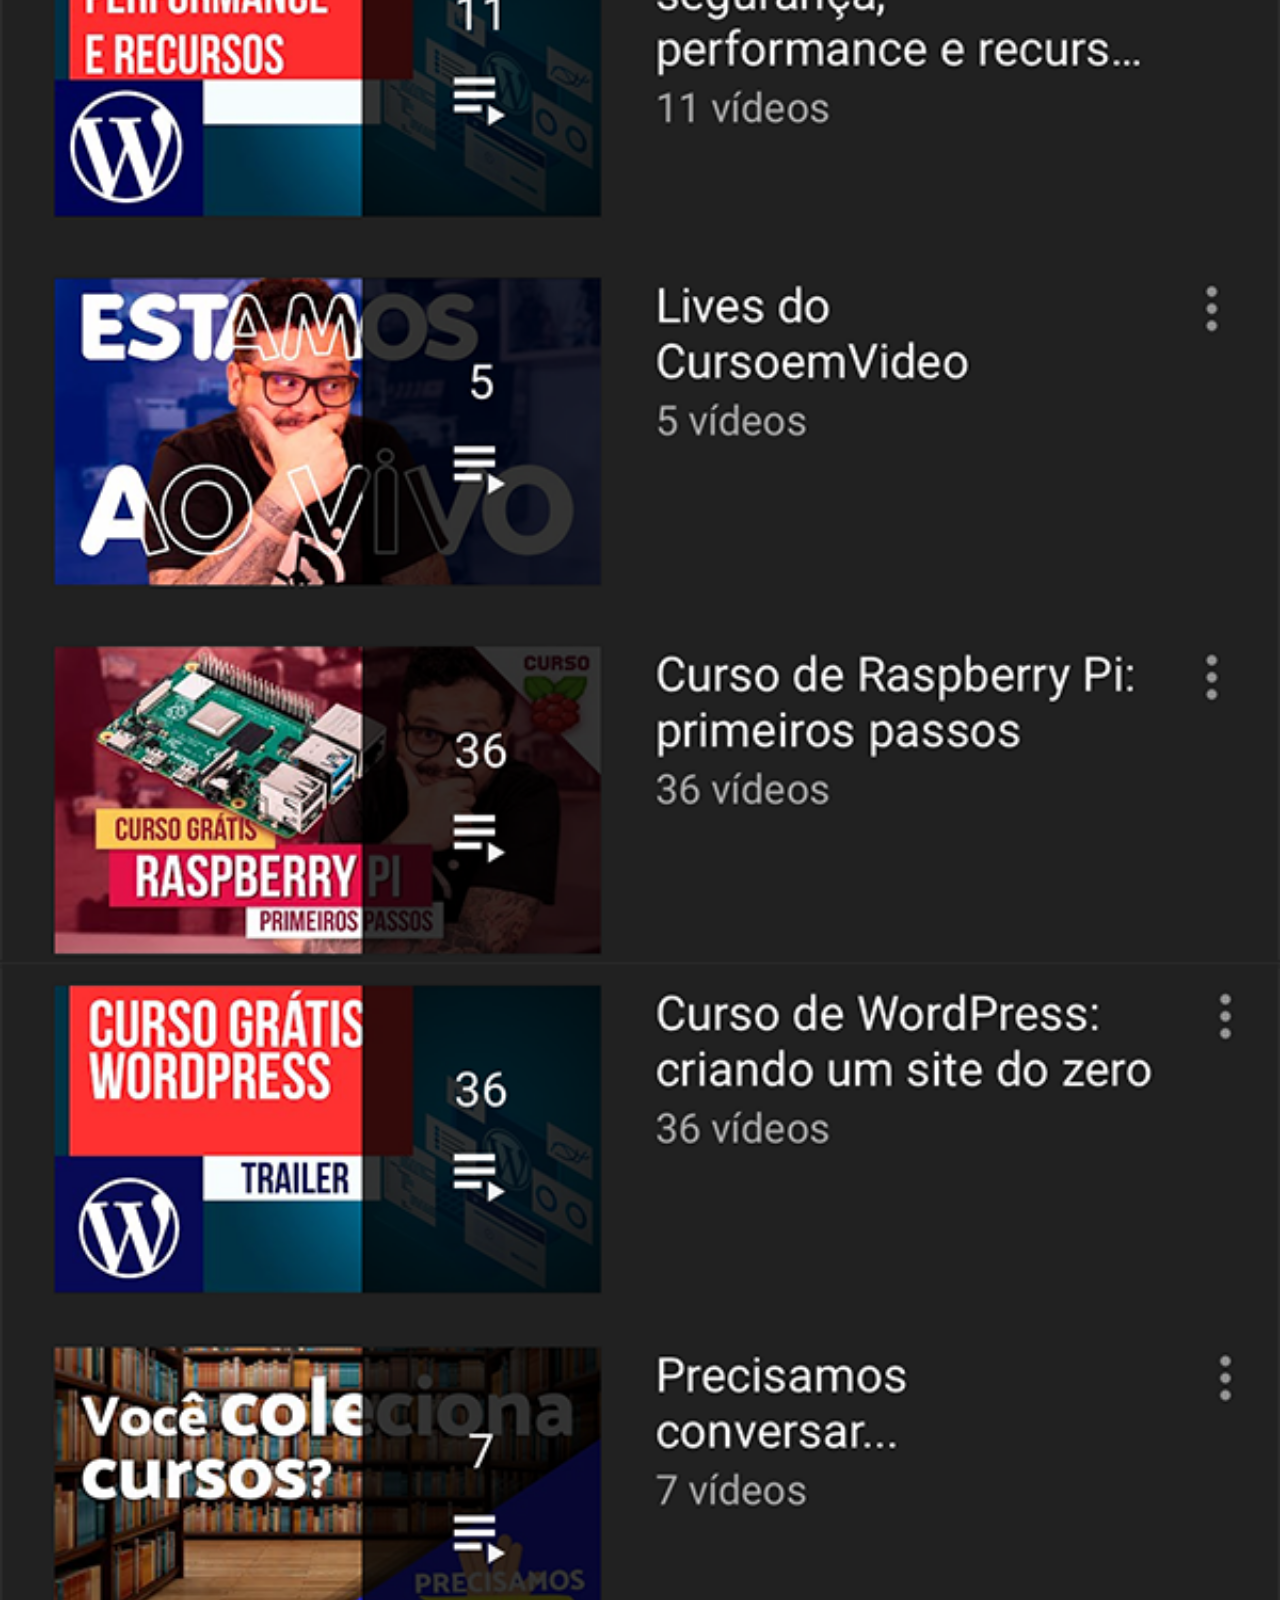
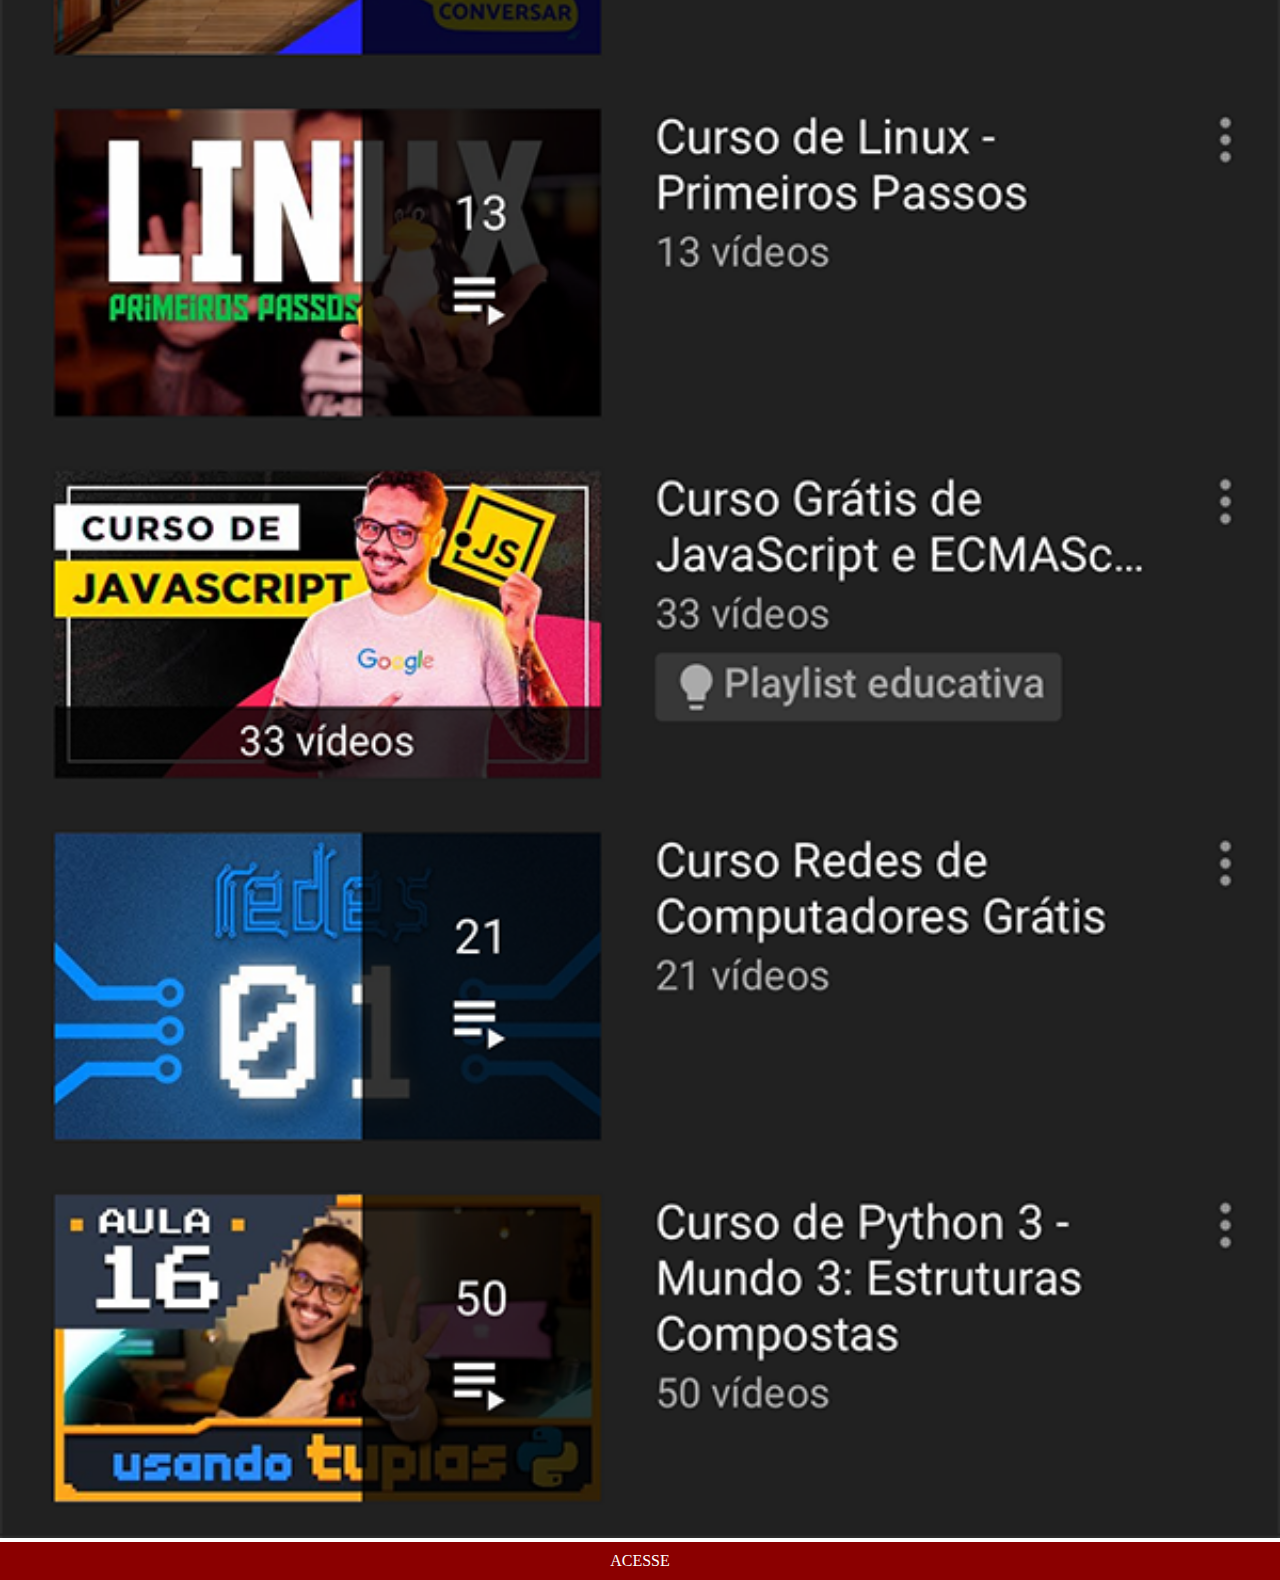
<file: youtube.html>
<!DOCTYPE html>
<html lang="en">
<head>
    <meta charset="UTF-8">
    <meta http-equiv="X-UA-Compatible" content="IE=edge">
    <meta name="viewport" content="width=device-width, initial-scale=1.0">
    <title>Youtube</title>
<link rel="stylesheet" href="CSS/social.css">
</head>
<body>
    <img src="imagens/tela-youtube.png" alt="Youtube">
    <a href="https://www.youtube.com/@CursoemVideo" target="_blank">ACESSE</a>
</body>
</html>
</file>
<file: CSS/Style.css>
@charset "UTF-8";

*{
    margin: 0px;
    padding: 0px;
    font-family: Arial, Helvetica, sans-serif;
    
}

body,html {
    height: 100vh;
    width: 100vw;
}

body{
    background-image: url('../imagens/fundo-madeira1.jpg');
    background-size: cover;
    background-repeat: no-repeat;
    background-position: top center;
    width: 100%;
    

}



main{
    height: 100vh;
    position: relative;
}

#celular{
    position: absolute;
    top: 50%;
    left: 50%;
    transform: translate(-50%, -50%);

    background-image: url(../imagens/frame-iphone.png);
    background-repeat: no-repeat;
    width: 311px;
    height: 627px;
 
}

#tela{
position: relative;
top: 80px;
left: 22px;
width: 267px;
height: 471px;
}
#botoes{
    text-align: right;
    
}
#botoes img{
    width: 50px;
    border-radius: 50%;
    margin: 10px;
    box-shadow: 2px 2px 5px rgba(0, 0, 0, 0.644);    
    box-sizing: border-box;
}
#botoes img:hover{
    border: 2px solid white;
    box-shadow: 5px 5px 10px rgba(0, 0, 0, 0.726);
    transform: translate(-3px, -3px);
    transition: .2s, border .2s;

    
}
</file>
<file: CSS/social.css>
@charset "UTF-8";

*{
    margin: 0px;
    padding: 0px;
}

::-webkit-scrollbar{
    width: 0px;
    height: 0px;
}
img{
    width: 100%;
   
}
a{
    
    padding: 10px;
    background-color: darkred;
    color: white;
    display: block;
    text-align: center;
    text-decoration: none;
}
a:hover{
    background-color: red;
}
</file>
